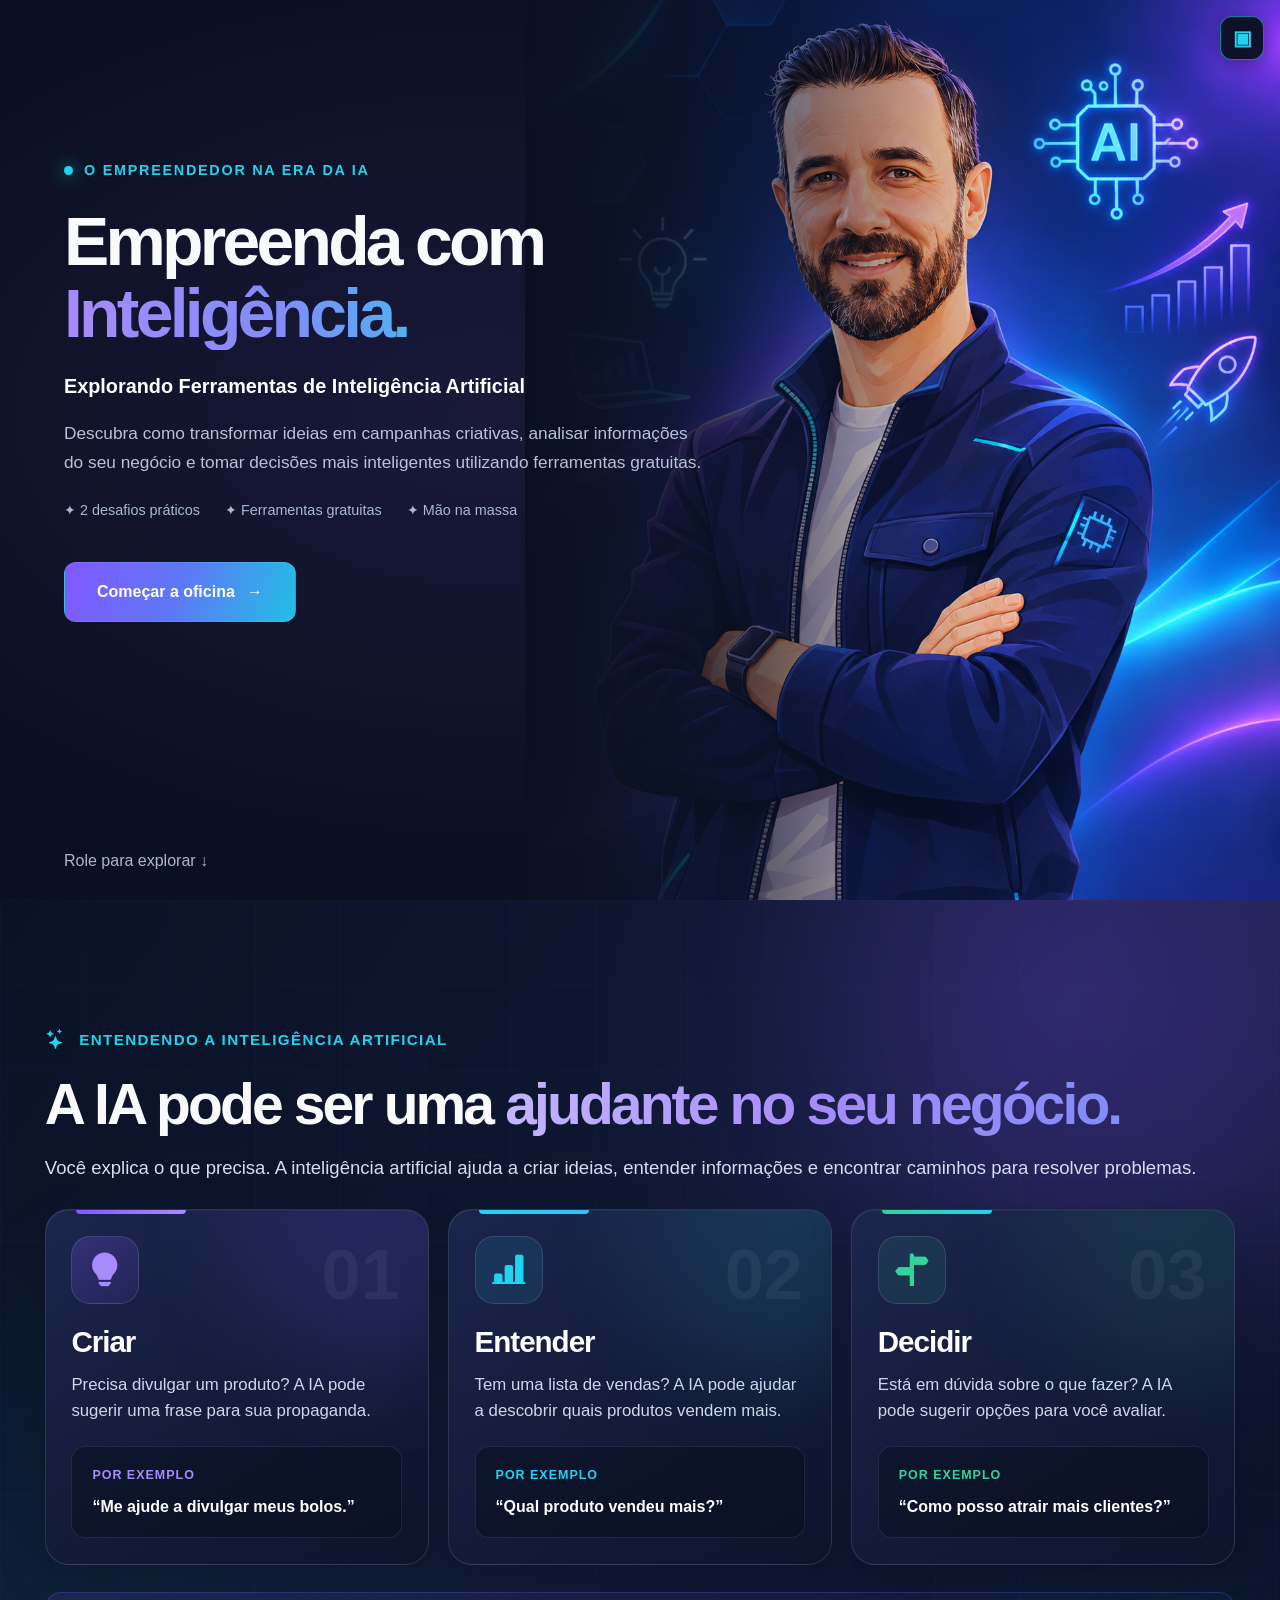
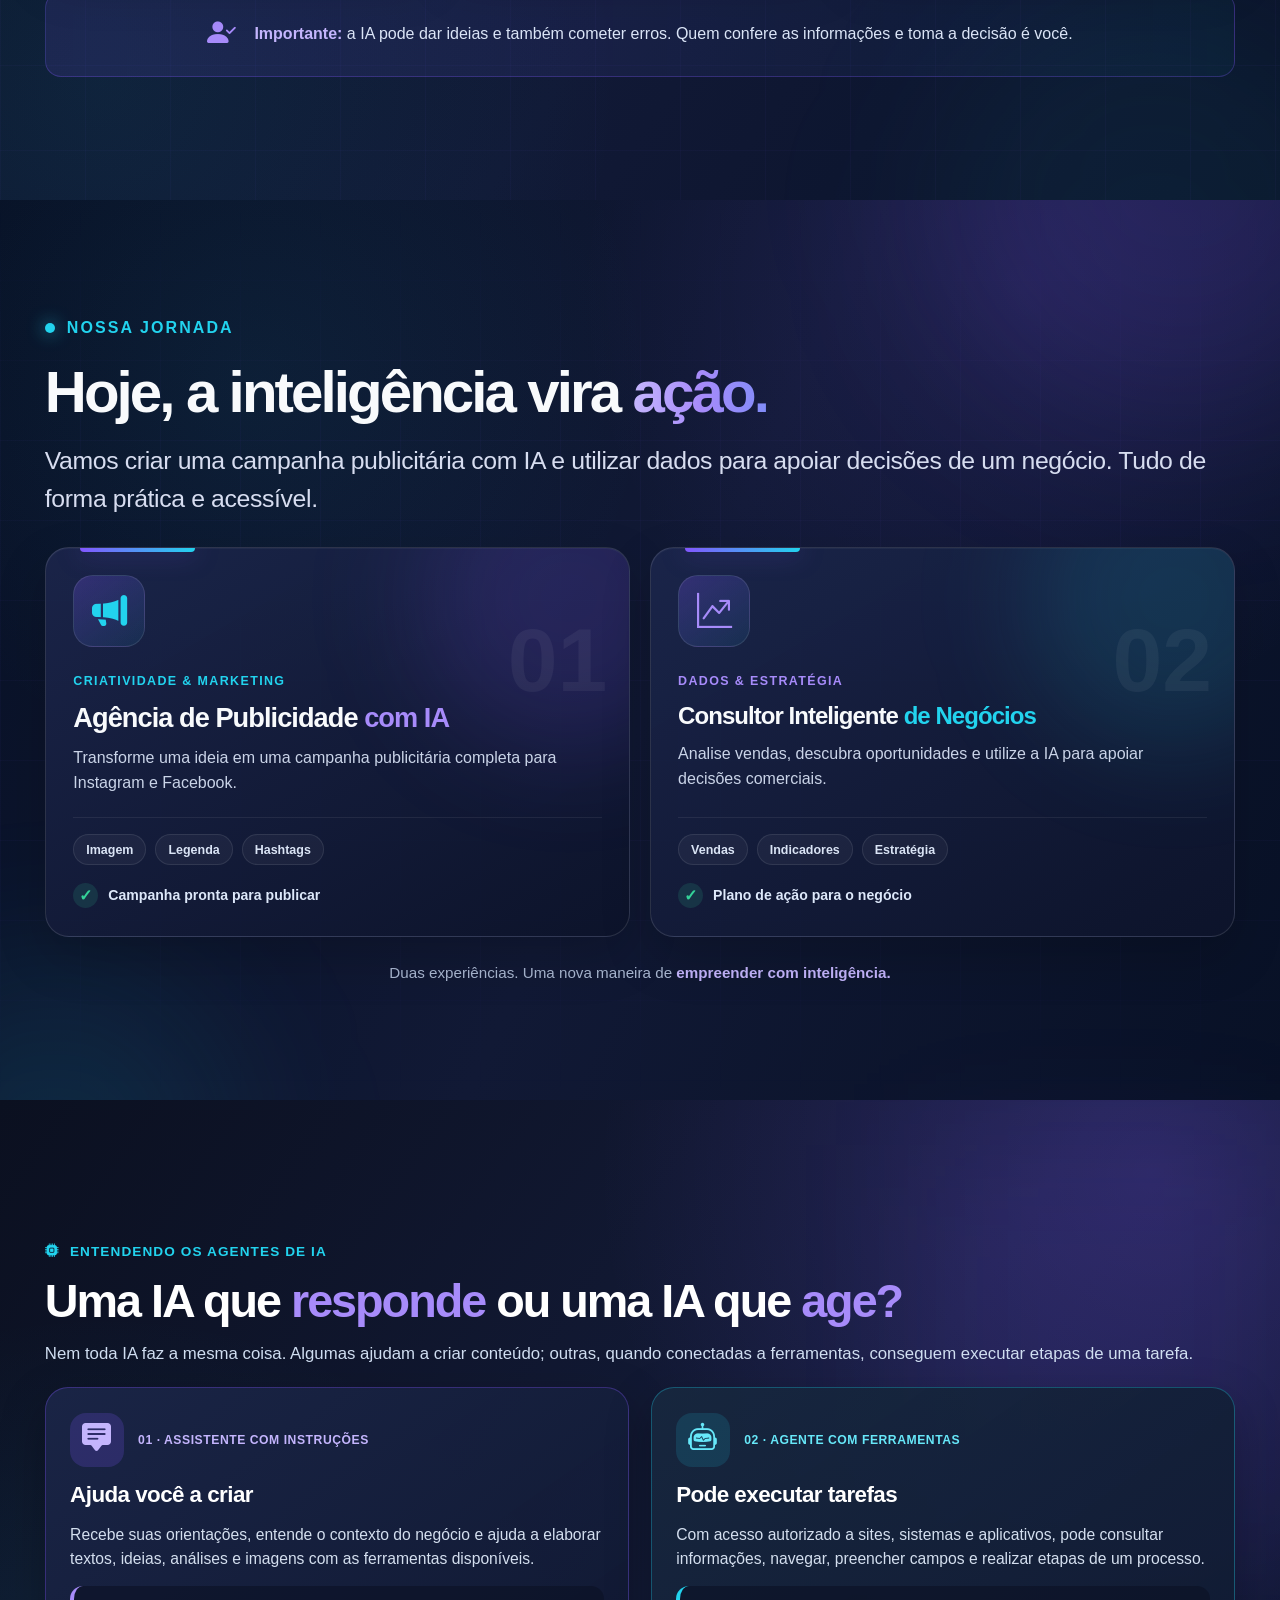
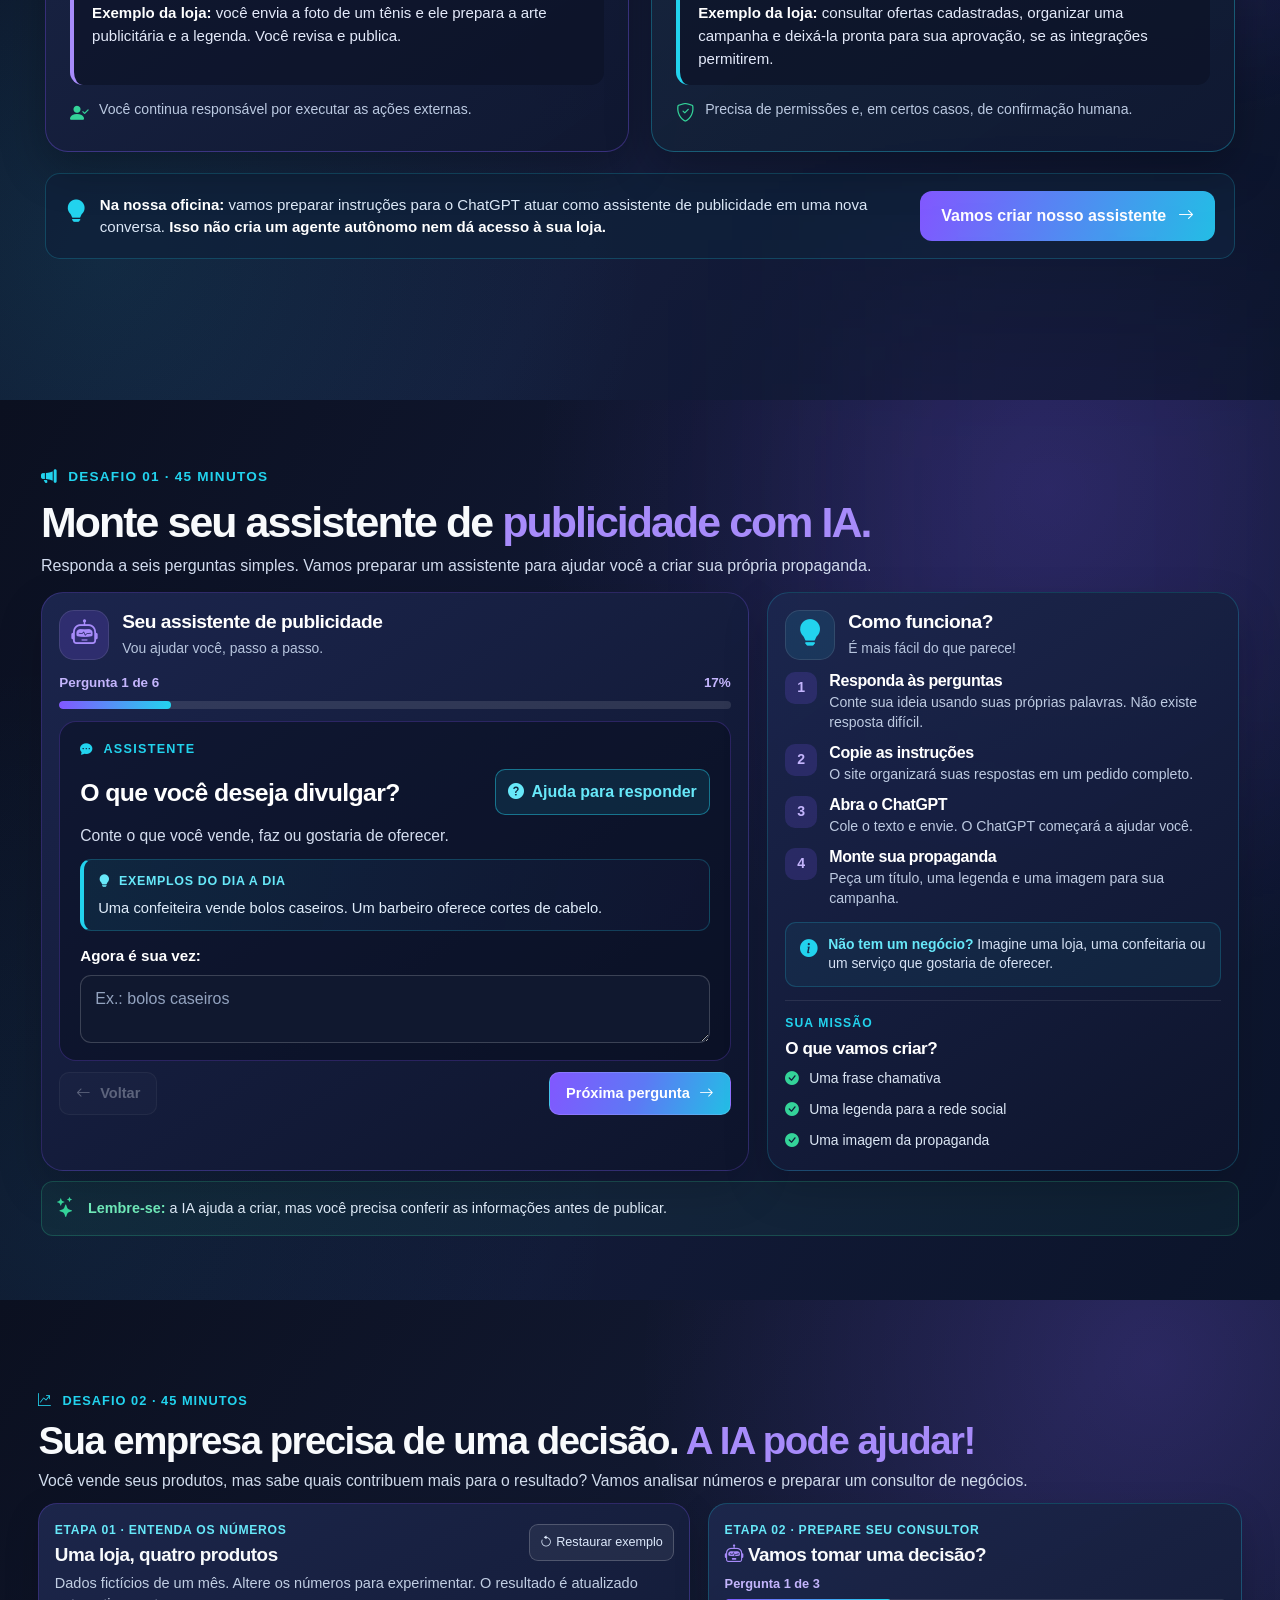
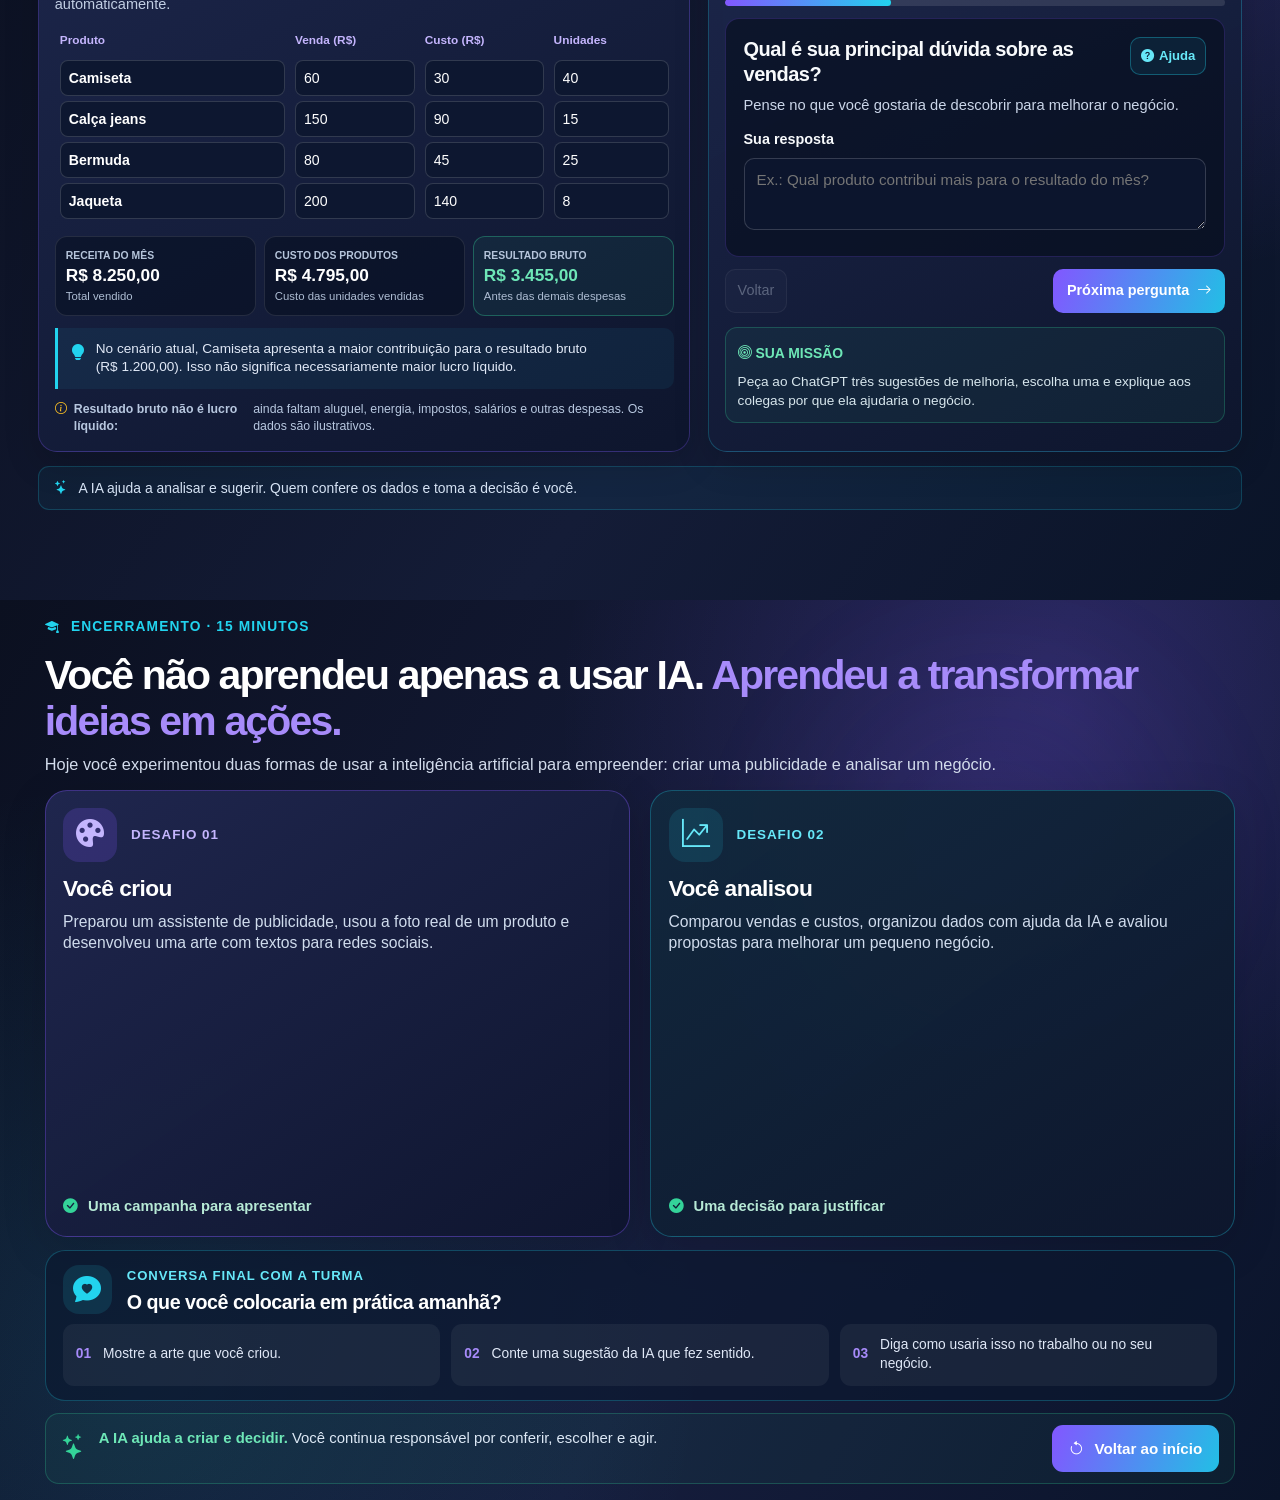
<file: public-html/index.html>
<!doctype html>
<html lang="pt-BR">
  <head>
    <meta charset="UTF-8" />

    <meta name="viewport" content="width=device-width, initial-scale=1.0" />

    <meta
      name="description"
      content="Oficina Empreenda com Inteligência. Aprenda a criar campanhas publicitárias e analisar negócios utilizando ferramentas gratuitas de Inteligência Artificial."
    />

    <meta name="theme-color" content="#0B1020" />

    <title>Empreenda com Inteligência | Oficina de IA</title>

    <!-- ==================================================
         01. BIBLIOTECA DE ÍCONES
         ================================================== -->
    <link
      rel="stylesheet"
      href="https://cdn.jsdelivr.net/npm/bootstrap-icons@1.13.2/font/bootstrap-icons.min.css"
    />

    <!-- ==================================================
         02. CSS GLOBAL
         ================================================== -->
    <link rel="stylesheet" href="assets/css/style.css" />

    <!-- ==================================================
         03. CSS DOS MÓDULOS
         ================================================== -->
    <link rel="stylesheet" href="assets/css/modulos/01-abertura.css" />
    <link rel="stylesheet" href="assets/css/modulos/03-empreendedor-ia.css" />
    <link rel="stylesheet" href="assets/css/modulos/02-jornada.css" />
    <link rel="stylesheet" href="assets/css/modulos/03b-o-que-e-agente.css" />
    <link
      rel="stylesheet"
      href="assets/css/modulos/04-desafio-publicidade.css"
    />

    <link rel="stylesheet" href="assets/css/modulos/05-desafio-negocios.css" />

    <link rel="stylesheet" href="assets/css/modulos/06-encerramento.css" />

    <!-- ==================================================
         04. JAVASCRIPT
         ================================================== -->
    <script src="assets/js/app.js" defer></script>
    <script src="assets/js/desafio-publicidade.js" defer></script>
    <script src="assets/js/desafio-negocios.js" defer></script>
    <script src="assets/js/modulos.js" defer></script>
  </head>

  <body class="modo-apresentacao">
    <main id="conteudo" aria-busy="true"></main>

    <div class="controle-modo" role="group" aria-label="Modo de visualização">
      <button
        type="button"
        class="controle-modo__botao"
        id="alternar-modo"
        aria-pressed="true"
        title="Alternar modo de visualização"
      >
        <span class="controle-modo__icone" aria-hidden="true">▣</span>
        <span id="texto-modo">Modo apresentação</span>
      </button>
    </div>
  </body>
</html>
</file>
<file: public-html/assets/css/style.css>
/* ============================================================
   EMPREENDA COM INTELIGÊNCIA
   CSS GLOBAL - VERSÃO 3.1
   TEMA: NEON INTELLIGENCE

   01. Variáveis globais
   02. Reset e fontes
   03. Tipografia
   04. Containers e layout
   05. Botões
   06. Cards e ícones
   07. Badges
   08. Formulários
   09. Componentes dos desafios
   10. Indicadores e tabelas
   11. Gerador de prompts
   12. Alertas
   13. Barras de progresso
   14. Animações
   15. Utilitários
   16. Rolagem entre módulos
   17. Controle de apresentação
   18. Responsividade
   19. Acessibilidade
   20. Impressão
   ============================================================ */


/* ============================================================
   01. VARIÁVEIS GLOBAIS
   ============================================================ */

:root {
    color-scheme: dark;

    /* Fundos */
    --bg-primary: #0B1020;
    --bg-secondary: #11182B;
    --bg-card: #171D35;
    --bg-card-hover: #202944;
    --bg-input: #101729;
    --bg-overlay: rgba(11, 16, 32, 0.92);

    /* Identidade visual */
    --color-primary: #8257FF;
    --color-primary-hover: #9777FF;
    --color-secondary: #22D3EE;
    --color-accent: #A78BFA;

    /* Textos */
    --text-primary: #F8FAFC;
    --text-secondary: #B8C2D6;
    --text-muted: #94A3B8;

    /* Estados */
    --color-success: #34D399;
    --color-warning: #FBBF24;
    --color-danger: #FB7185;
    --color-info: #38BDF8;

    /* Bordas */
    --border-color: rgba(255, 255, 255, 0.10);
    --border-hover: rgba(130, 87, 255, 0.50);

    /* Gradientes */
    --gradient-primary: linear-gradient(
        135deg,
        #8257FF 0%,
        #5B6EF5 55%,
        #22D3EE 100%
    );

    --gradient-background: radial-gradient(
        ellipse at 50% 0%,
        rgba(130, 87, 255, 0.15),
        transparent 60%
    );

    --gradient-card: linear-gradient(
        145deg,
        #171D35,
        #11182B
    );

    /* Fontes */
    --font-primary: "Inter", "Segoe UI", Arial, sans-serif;
    --font-heading: "Space Grotesk", "Inter", "Segoe UI", Arial, sans-serif;

    /* Espaçamentos */
    --space-1: 4px;
    --space-2: 8px;
    --space-3: 12px;
    --space-4: 16px;
    --space-5: 24px;
    --space-6: 32px;
    --space-7: 48px;
    --space-8: 64px;

    /* Bordas arredondadas */
    --radius-sm: 8px;
    --radius-md: 12px;
    --radius-lg: 18px;
    --radius-xl: 24px;
    --radius-full: 999px;

    /* Sombras */
    --shadow-card: 0 12px 35px rgba(0, 0, 0, 0.25);
    --shadow-glow: 0 0 35px rgba(130, 87, 255, 0.20);

    /* Dimensões */
    --container-width: 1200px;
    --container-wide: 1600px;
    --header-height: 76px;

    /* Transições */
    --transition-fast: 150ms ease;
    --transition-normal: 250ms ease;
}


/* ============================================================
   02. RESET E FONTES
   ============================================================ */

*,
*::before,
*::after {
    box-sizing: border-box;
}

html {
    width: 100%;
    min-height: 100%;
    margin: 0;
    padding: 0;

    scroll-behavior: smooth;
    font-family: var(--font-primary);
}

body {
    width: 100%;
    min-height: 100vh;
    min-height: 100dvh;

    margin: 0;
    padding: 0;

    overflow-x: clip;

    background: var(--bg-primary);
    color: var(--text-primary);

    font-family: var(--font-primary);
    font-size: 16px;
    font-weight: 400;
    line-height: 1.65;

    -webkit-font-smoothing: antialiased;
    text-rendering: optimizeLegibility;
}

body,
button,
input,
select,
textarea {
    font-family: var(--font-primary);
}

::selection {
    background: var(--color-primary);
    color: #FFFFFF;
}

img,
video,
svg {
    max-width: 100%;
}

img,
video {
    display: block;
}

button,
input,
select,
textarea {
    font: inherit;
}

button {
    cursor: pointer;
}

button:disabled {
    cursor: not-allowed;
}

a {
    color: var(--color-secondary);
    text-decoration: none;
    transition: color var(--transition-fast);
}

a:hover {
    color: var(--text-primary);
}

:focus-visible {
    outline: 3px solid var(--color-secondary);
    outline-offset: 4px;
}

[hidden] {
    display: none !important;
}


/* ============================================================
   03. TIPOGRAFIA GLOBAL
   ============================================================ */

h1,
h2,
h3,
h4,
h5,
h6 {
    margin: 0 0 16px;

    color: var(--text-primary);

    font-family: var(--font-heading);
    font-weight: 700;
    line-height: 1.15;
    letter-spacing: -0.025em;
}

h1 {
    font-size: clamp(2.6rem, 5vw, 5rem);
}

h2 {
    font-size: clamp(2rem, 3.5vw, 3.5rem);
}

h3 {
    font-size: clamp(1.4rem, 2vw, 2rem);
}

h4 {
    font-size: 1.2rem;
}

p {
    margin: 0 0 16px;
    color: var(--text-secondary);
    font-family: var(--font-primary);
}

strong,
b {
    font-weight: 700;
}

.text-primary {
    color: var(--color-primary);
}

.text-cyan {
    color: var(--color-secondary);
}

.text-accent {
    color: var(--color-accent);
}

.text-muted {
    color: var(--text-muted);
}

.text-center {
    text-align: center;
}

.text-gradient {
    display: inline-block;

    background: var(--gradient-primary);
    background-clip: text;
    -webkit-background-clip: text;

    color: transparent;
}

.section-title {
    margin-bottom: 20px;
    text-align: center;
}

.section-subtitle {
    max-width: 800px;
    margin: 0 auto 40px;

    color: var(--text-secondary);

    font-size: 1.15rem;
    text-align: center;
}


/* ============================================================
   04. CONTAINERS E LAYOUT
   ============================================================ */

.container {
    width: min(
        calc(100% - 48px),
        var(--container-width)
    );

    margin-inline: auto;
}

.container-wide {
    width: min(
        calc(100% - 64px),
        var(--container-wide)
    );

    margin-inline: auto;
}

.container-fluid {
    width: 100%;
    padding-inline: clamp(20px, 4vw, 80px);
}

.fullscreen-section {
    position: relative;

    display: flex;
    align-items: center;

    width: 100%;
    min-height: 100vh;
    min-height: 100dvh;

    padding: 40px clamp(24px, 4vw, 80px);
    overflow: hidden;
}

.fullscreen-content {
    width: 100%;
    min-width: 0;
    margin-inline: auto;
}

.section {
    width: 100%;
    padding: 90px 0;
}

.section-sm {
    padding: 50px 0;
}

.page-wrapper {
    display: flex;
    flex-direction: column;

    min-height: 100vh;
    min-height: 100dvh;
}

.page-wrapper > main {
    flex: 1;
}

.grid {
    display: grid;
    gap: 24px;
}

.grid-2 {
    grid-template-columns: repeat(2, minmax(0, 1fr));
}

.grid-3 {
    grid-template-columns: repeat(3, minmax(0, 1fr));
}

.grid-4 {
    grid-template-columns: repeat(4, minmax(0, 1fr));
}

.flex {
    display: flex;
}

.flex-center {
    display: flex;
    align-items: center;
    justify-content: center;
}

.flex-between {
    display: flex;
    align-items: center;
    justify-content: space-between;
}

.gap-2 {
    gap: 8px;
}

.gap-3 {
    gap: 16px;
}

.gap-4 {
    gap: 24px;
}


/* ============================================================
   05. BOTÕES
   ============================================================ */

.btn {
    display: inline-flex;
    align-items: center;
    justify-content: center;

    gap: 10px;

    min-height: 48px;
    padding: 12px 26px;

    border: 1px solid transparent;
    border-radius: var(--radius-md);

    font-family: var(--font-primary);
    font-size: 0.95rem;
    font-weight: 600;
    line-height: 1.3;

    text-align: center;
    text-decoration: none;

    cursor: pointer;

    transition:
        background var(--transition-normal),
        color var(--transition-normal),
        border-color var(--transition-normal),
        transform var(--transition-normal),
        box-shadow var(--transition-normal);
}

.btn:hover:not(:disabled) {
    transform: translateY(-2px);
}

.btn:disabled {
    opacity: 0.55;
}

.btn-primary {
    background: var(--color-primary);
    color: #FFFFFF;
}

.btn-primary:hover:not(:disabled) {
    background: var(--color-primary-hover);
    color: #FFFFFF;
    box-shadow: var(--shadow-glow);
}

.btn-gradient {
    background: var(--gradient-primary);
    color: #FFFFFF;
}

.btn-gradient:hover:not(:disabled) {
    color: #FFFFFF;
    box-shadow: var(--shadow-glow);
}

.btn-secondary {
    background: var(--bg-card);
    color: var(--text-primary);
    border-color: var(--border-color);
}

.btn-secondary:hover:not(:disabled) {
    background: var(--bg-card-hover);
    color: var(--text-primary);
    border-color: var(--color-primary);
}

.btn-outline {
    background: transparent;
    color: var(--text-primary);
    border-color: var(--color-primary);
}

.btn-outline:hover:not(:disabled) {
    background: rgba(130, 87, 255, 0.14);
    color: #FFFFFF;
}

.btn-sm {
    min-height: 38px;
    padding: 8px 16px;
    font-size: 0.85rem;
}

.btn-lg {
    min-height: 56px;
    padding: 16px 34px;
    font-size: 1.05rem;
}

.btn-block {
    width: 100%;
}


/* ============================================================
   06. CARDS E ÍCONES
   ============================================================ */

.card {
    width: 100%;
    min-width: 0;

    padding: 30px;

    background: var(--gradient-card);

    border: 1px solid var(--border-color);
    border-radius: var(--radius-lg);

    box-shadow: var(--shadow-card);

    transition:
        transform var(--transition-normal),
        border-color var(--transition-normal),
        box-shadow var(--transition-normal);
}

.card-hover:hover {
    transform: translateY(-5px);
    border-color: var(--border-hover);
    box-shadow: var(--shadow-glow);
}

.card-icon {
    display: grid;
    place-items: center;

    width: 58px;
    height: 58px;

    margin-bottom: 22px;

    background: rgba(130, 87, 255, 0.14);
    color: var(--color-secondary);

    border-radius: var(--radius-md);

    font-size: 1.55rem;
}

.card-title {
    margin-bottom: 14px;
    font-size: 1.4rem;
}

.card-description {
    color: var(--text-secondary);
}


/* ============================================================
   07. BADGES
   ============================================================ */

.badge {
    display: inline-flex;
    align-items: center;
    justify-content: center;

    gap: 8px;
    padding: 7px 15px;

    background: rgba(255, 255, 255, 0.05);
    color: var(--text-secondary);

    border: 1px solid var(--border-color);
    border-radius: var(--radius-full);

    font-size: 0.8rem;
    font-weight: 600;
    line-height: 1.4;
}

.badge-primary {
    background: rgba(130, 87, 255, 0.13);
    border-color: rgba(130, 87, 255, 0.35);
    color: #C4B5FD;
}

.badge-success {
    background: rgba(52, 211, 153, 0.10);
    border-color: rgba(52, 211, 153, 0.30);
    color: #6EE7B7;
}


/* ============================================================
   08. FORMULÁRIOS
   ============================================================ */

.form-group {
    margin-bottom: 24px;
}

.form-label {
    display: block;
    margin-bottom: 8px;

    color: var(--text-primary);

    font-size: 0.95rem;
    font-weight: 600;
}

.form-control,
.form-select,
.form-textarea {
    display: block;

    width: 100%;
    min-height: 48px;

    padding: 12px 16px;

    background: var(--bg-input);
    color: var(--text-primary);

    border: 1px solid var(--border-color);
    border-radius: var(--radius-md);

    outline: none;

    transition:
        border-color var(--transition-fast),
        box-shadow var(--transition-fast);
}

.form-control:focus,
.form-select:focus,
.form-textarea:focus {
    border-color: var(--color-primary);
    box-shadow: 0 0 0 3px rgba(130, 87, 255, 0.18);
}

.form-control::placeholder,
.form-textarea::placeholder {
    color: var(--text-muted);
    opacity: 1;
}

.form-textarea {
    min-height: 140px;
    resize: vertical;
}

.form-help {
    margin-top: 8px;
    color: var(--text-muted);
    font-size: 0.82rem;
}

.form-error {
    margin-top: 8px;
    color: var(--color-danger);
    font-size: 0.85rem;
}

.form-control[aria-invalid="true"],
.form-select[aria-invalid="true"],
.form-textarea[aria-invalid="true"] {
    border-color: var(--color-danger);
}


/* ============================================================
   09. COMPONENTES DOS DESAFIOS
   ============================================================ */

.challenge-header {
    width: 100%;

    padding: 65px clamp(24px, 4vw, 80px);

    background: var(--bg-secondary);
    border-bottom: 1px solid var(--border-color);
}

.challenge-layout {
    display: grid;
    grid-template-columns:
        minmax(0, 1fr)
        minmax(0, 1fr);

    gap: 32px;
    align-items: start;
    width: 100%;
}

.challenge-step {
    position: relative;

    margin-bottom: 24px;
    padding: 30px;

    background: var(--bg-card);

    border: 1px solid var(--border-color);
    border-radius: var(--radius-lg);
}

.step-number {
    display: grid;
    place-items: center;

    width: 40px;
    height: 40px;

    background: var(--color-primary);
    color: #FFFFFF;

    border-radius: 50%;
    font-weight: 700;
}

.step-title {
    margin-top: 18px;
    margin-bottom: 10px;
}

.step-description {
    color: var(--text-secondary);
}


/* ============================================================
   10. INDICADORES E TABELAS
   ============================================================ */

.table-responsive {
    width: 100%;
    overflow-x: auto;
}

.table {
    width: 100%;
    border-collapse: collapse;
    text-align: left;
}

.table th,
.table td {
    padding: 14px 16px;
    border-bottom: 1px solid var(--border-color);
}

.table th {
    background: var(--bg-secondary);
    color: var(--text-primary);
    font-weight: 600;
}

.table td {
    color: var(--text-secondary);
}

.table tbody tr:hover {
    background: rgba(255, 255, 255, 0.03);
}

.metric-card {
    padding: 26px;

    background: var(--bg-card);

    border: 1px solid var(--border-color);
    border-radius: var(--radius-lg);
}

.metric-label {
    display: block;
    margin-bottom: 10px;

    color: var(--text-secondary);
    font-size: 0.9rem;
}

.metric-value {
    display: block;

    color: var(--text-primary);

    font-family: var(--font-heading);
    font-size: clamp(1.5rem, 3vw, 2.4rem);
    font-weight: 700;
    line-height: 1.2;
}

.metric-change {
    display: block;
    margin-top: 10px;

    color: var(--color-success);
    font-size: 0.85rem;
}


/* ============================================================
   11. GERADOR DE PROMPTS
   ============================================================ */

.prompt-box {
    margin: 24px 0;
    padding: 26px;

    background: #0D1428;

    border: 1px solid rgba(130, 87, 255, 0.40);
    border-radius: var(--radius-lg);
}

.prompt-title {
    margin-bottom: 14px;

    color: var(--color-secondary);
    font-weight: 600;
}

.prompt-content {
    overflow-wrap: anywhere;
    white-space: pre-wrap;

    color: var(--text-primary);

    font-family: var(--font-primary);
    font-size: 0.95rem;
    line-height: 1.8;
}

.result-box {
    margin-top: 24px;
    padding: 26px;

    background: var(--bg-card);

    border-left: 4px solid var(--color-success);
    border-radius: var(--radius-md);
}

.result-box h3 {
    color: var(--color-success);
}


/* ============================================================
   12. ALERTAS
   ============================================================ */

.alert {
    margin-bottom: 20px;
    padding: 16px 20px;

    border: 1px solid;
    border-radius: var(--radius-md);

    font-size: 0.95rem;
}

.alert-info {
    color: #BAE6FD;
    background: rgba(56, 189, 248, 0.08);
    border-color: rgba(56, 189, 248, 0.25);
}

.alert-success {
    color: #A7F3D0;
    background: rgba(52, 211, 153, 0.08);
    border-color: rgba(52, 211, 153, 0.25);
}

.alert-warning {
    color: #FDE68A;
    background: rgba(251, 191, 36, 0.08);
    border-color: rgba(251, 191, 36, 0.25);
}

.alert-danger {
    color: #FECDD3;
    background: rgba(251, 113, 133, 0.08);
    border-color: rgba(251, 113, 133, 0.25);
}


/* ============================================================
   13. BARRAS DE PROGRESSO
   ============================================================ */

.progress {
    width: 100%;
    height: 10px;

    overflow: hidden;

    background: var(--bg-card);
    border-radius: var(--radius-full);
}

.progress-bar {
    width: 0;
    height: 100%;

    background: var(--gradient-primary);
    border-radius: inherit;

    transition: width 350ms ease;
}

.progress-label {
    display: flex;
    align-items: center;
    justify-content: space-between;

    margin-bottom: 10px;

    color: var(--text-secondary);
    font-size: 0.85rem;
}


/* ============================================================
   14. ANIMAÇÕES
   ============================================================ */

@keyframes aparecer {
    from {
        opacity: 0;
        transform: translateY(20px);
    }

    to {
        opacity: 1;
        transform: translateY(0);
    }
}

@keyframes flutuar {
    0%,
    100% {
        transform: translateY(0);
    }

    50% {
        transform: translateY(-10px);
    }
}

@keyframes pulsar {
    0%,
    100% {
        opacity: 1;
    }

    50% {
        opacity: 0.6;
    }
}

.animar-aparecer {
    animation: aparecer 600ms ease both;
}

.animar-flutuar {
    animation: flutuar 4s ease-in-out infinite;
}

.animar-pulsar {
    animation: pulsar 2s ease-in-out infinite;
}


/* ============================================================
   15. UTILITÁRIOS
   ============================================================ */

.w-100 {
    width: 100%;
}

.h-100 {
    height: 100%;
}

.m-0 {
    margin: 0;
}

.mt-2 {
    margin-top: 8px;
}

.mt-3 {
    margin-top: 16px;
}

.mt-4 {
    margin-top: 24px;
}

.mb-2 {
    margin-bottom: 8px;
}

.mb-3 {
    margin-bottom: 16px;
}

.mb-4 {
    margin-bottom: 24px;
}

.rounded {
    border-radius: var(--radius-md);
}

.shadow {
    box-shadow: var(--shadow-card);
}


/* ============================================================
   16. ROLAGEM ENTRE OS MÓDULOS
   ============================================================ */

/*
   As dobras 01, 02 e 03 continuam seguindo
   o encaixe suave no modo apresentação.

   A dobra 04 é interativa e não deve forçar
   o navegador a encaixar a rolagem ao mudar
   de pergunta.
*/

html:has(body.modo-apresentacao) {
    scroll-snap-type: y proximity;
    scroll-padding-top: 0;
}

body.modo-apresentacao #conteudo > section {
    scroll-snap-align: start;
    scroll-snap-stop: normal;
    scroll-margin-top: 0;
}

/*
   A dobra 04 não força encaixe vertical.
*/

body.modo-apresentacao
#conteudo > #desafio-publicidade {
    scroll-snap-align: none;
    scroll-snap-stop: normal;
}

/*
   Durante a interação com o assistente,
   desativamos o encaixe inteiramente.

   Essa classe é adicionada pelo arquivo
   desafio-publicidade.js.
*/

html:has(body.assistente-publicidade-ativo) {
    scroll-snap-type: none !important;
}

/*
   Modo atividade: rolagem livre.
*/

html:has(body.modo-atividade) {
    scroll-snap-type: none;
}

/*
   Evita reposicionamento automático do
   navegador quando as perguntas mudam.
*/

#desafio-publicidade,
#desafio-publicidade .publicidade__painel,
#desafio-publicidade .publicidade__conversa {
    overflow-anchor: none;
}

/*
   Cada módulo mantém ao menos
   uma altura de tela.
*/

#conteudo {
    width: 100%;
    min-width: 0;
}

#conteudo > section {
    width: 100%;
    min-height: 100vh;
    min-height: 100dvh;
}


/* ============================================================
   17. CONTROLE DO MODO DE VISUALIZAÇÃO
   ============================================================ */

.controle-modo {
    position: fixed;

    right: 24px;
    bottom: 23px;

    z-index: 1000;
}

.controle-modo__botao {
    display: inline-flex;
    align-items: center;
    justify-content: center;

    gap: 10px;

    min-height: 48px;
    padding: 11px 18px;

    border: 1px solid rgba(34, 211, 238, 0.48);
    border-radius: 999px;

    background: rgba(23, 29, 53, 0.95);
    color: #F8FAFC;

    box-shadow: 0 8px 28px rgba(0, 0, 0, 0.28);

    font-family: var(--font-primary);
    font-size: 1rem;
    font-weight: 700;

    cursor: pointer;

    transition:
        background 200ms ease,
        border-color 200ms ease,
        transform 200ms ease;
}

.controle-modo__botao:hover {
    background: #253055;
    transform: translateY(-2px);
}

.controle-modo__botao:focus-visible {
    outline: 3px solid #22D3EE;
    outline-offset: 4px;
}

.controle-modo__icone {
    color: #22D3EE;
    font-size: 1.3em;
}


/* ============================================================
   18. RESPONSIVIDADE
   ============================================================ */

/* DESKTOP MÉDIO */

@media (max-width: 1200px) {
    .container-wide {
        width: calc(100% - 48px);
    }

    .grid-4 {
        grid-template-columns: repeat(
            2,
            minmax(0, 1fr)
        );
    }

    .challenge-layout {
        gap: 24px;
    }
}

/* TABLETS */

@media (max-width: 992px) {
    .container,
    .container-wide {
        width: calc(100% - 40px);
    }

    .grid-3 {
        grid-template-columns: repeat(
            2,
            minmax(0, 1fr)
        );
    }

    .challenge-layout {
        grid-template-columns: 1fr;
    }

    .fullscreen-section {
        padding: 65px 30px;
    }

    .controle-modo {
        right: 18px;
        bottom: 18px;
    }
}

/* CELULARES */

@media (max-width: 640px) {
    body {
        font-size: 15px;
    }

    .container,
    .container-wide {
        width: calc(100% - 32px);
    }

    .container-fluid {
        padding-inline: 20px;
    }

    .grid-2,
    .grid-3,
    .grid-4 {
        grid-template-columns: 1fr;
    }

    .fullscreen-section {
        padding: 60px 22px 95px;
    }

    .section {
        padding: 60px 0;
    }

    .section-sm {
        padding: 35px 0;
    }

    .card {
        padding: 24px;
    }

    .challenge-header {
        padding: 45px 22px;
    }

    .challenge-step {
        padding: 24px;
    }

    .btn {
        padding: 12px 18px;
    }

    .controle-modo {
        right: 12px;
        bottom: 12px;
    }

    .controle-modo__botao {
        min-height: 42px;
        padding: 9px 12px;
        font-size: 0.82rem;
    }

    .table th,
    .table td {
        padding: 10px 12px;
    }
}


/* ============================================================
   19. ACESSIBILIDADE
   ============================================================ */

@media (prefers-reduced-motion: reduce) {
    html {
        scroll-behavior: auto;
    }

    *,
    *::before,
    *::after {
        animation-duration: 0.01ms !important;
        animation-iteration-count: 1 !important;
        transition-duration: 0.01ms !important;
    }
}


/* ============================================================
   20. IMPRESSÃO
   ============================================================ */

@media print {
    :root {
        color-scheme: light;
    }

    html {
        scroll-snap-type: none !important;
        scroll-behavior: auto;
    }

    body {
        background: #FFFFFF;
        color: #111111;
    }

    #conteudo > section {
        min-height: auto;
        overflow: visible;
        break-inside: avoid;
    }

    .controle-modo {
        display: none !important;
    }

    .btn,
    .card {
        box-shadow: none;
    }
}

/* ============================================================
   21. CONTROLE DE MODO - ÍCONE SUPERIOR DIREITO
   ============================================================ */

/* Posicionamento fixo */

.controle-modo {
    position: fixed !important;

    top: 16px !important;
    right: 16px !important;
    bottom: auto !important;
    left: auto !important;

    z-index: 9998;
}

/* Botão compacto */

.controle-modo .controle-modo__botao {
    display: flex;
    align-items: center;
    justify-content: center;

    width: 44px;
    height: 44px;
    min-width: 44px;
    min-height: 44px;

    padding: 0;
    gap: 0;

    border: 1px solid rgba(34, 211, 238, 0.55);
    border-radius: 12px;

    background: rgba(11, 16, 32, 0.95);
    color: #22D3EE;

    box-shadow: 0 5px 20px rgba(0, 0, 0, 0.30);

    cursor: pointer;
}

/* Oculta visualmente o texto, mas mantém acessibilidade */

.controle-modo #texto-modo {
    position: absolute;

    width: 1px;
    height: 1px;

    padding: 0;
    margin: -1px;

    overflow: hidden;
    clip-path: inset(50%);
    white-space: nowrap;
}

/* Ícone centralizado */

.controle-modo .controle-modo__icone {
    display: flex;
    align-items: center;
    justify-content: center;

    margin: 0;

    color: #22D3EE;
    font-size: 1.25rem;
    line-height: 1;
}

/* Efeito ao passar o mouse */

.controle-modo .controle-modo__botao:hover {
    background: #1B2850;
    border-color: #67E8F9;

    transform: none;
}

/* Ajuste para celulares */

@media (max-width: 640px) {
    .controle-modo {
        top: 10px !important;
        right: 10px !important;
        bottom: auto !important;
    }

    .controle-modo .controle-modo__botao {
        width: 40px;
        height: 40px;
        min-width: 40px;
        min-height: 40px;
    }
}
</file>
<file: public-html/assets/css/modulos/01-abertura.css>
/* OFICINA - DOBRA 01 | CSS MODULAR 1.0 */

/* ============================================================
   02. ABERTURA PRINCIPAL
   ============================================================ */

.abertura {
    position: relative;
    isolation: isolate;

    width: 100%;
    min-height: 100vh;
    min-height: 100dvh;

    overflow: hidden;
    background: #0B1020;
}

.abertura__brilho {
    position: absolute;
    inset: 0;
    z-index: 0;

    pointer-events: none;

    background: radial-gradient(
        ellipse at 38% 46%,
        rgba(130, 87, 255, 0.12),
        transparent 62%
    );
}

.abertura__conteudo {
    position: relative;

    display: flex;
    align-items: center;

    width: 100%;

    min-height: 100vh;
    min-height: 100dvh;
}

/* ============================================================
   03. AVATAR DO INSTRUTOR
   ============================================================ */

.abertura__visual {
    position: absolute;
    inset: 0 0 0 auto;

    z-index: 1;

    width: 59%;
    height: 100%;

    overflow: hidden;

    border: 0;
    border-radius: 0;
    clip-path: none;
}

.abertura__visual img {
    display: block;

    width: 100%;
    height: 100%;

    object-fit: cover;
    object-position: center 30%;
}

/* Transição natural entre avatar e texto */

.abertura__visual::after {
    content: "";

    position: absolute;
    inset: 0;

    background: linear-gradient(
        90deg,
        #0B1020 0%,
        rgba(11, 16, 32, 0.98) 7%,
        rgba(11, 16, 32, 0.87) 19%,
        rgba(11, 16, 32, 0.54) 36%,
        rgba(11, 16, 32, 0.16) 55%,
        transparent 74%
    );

    pointer-events: none;
}

/* ============================================================
   04. ÁREA DE TEXTO
   ============================================================ */

.abertura__texto {
    position: relative;
    z-index: 3;

    display: flex;
    flex-direction: column;
    align-items: flex-start;
    justify-content: center;

    width: 57%;
    min-width: 0;

    padding:
        35px 20px 110px
        clamp(30px, 5vw, 100px);

    transform: translateY(-22px);
}

/* ============================================================
   05. SOBRETÍTULO
   ============================================================ */

.abertura__sobretitulo {
    order: 0;

    display: flex;
    align-items: center;

    gap: 11px;

    margin: 0 0 23px;

    color: #22D3EE;

    font-size: clamp(0.9rem, 1.1vw, 1.2rem);
    font-weight: 750;

    letter-spacing: 0.12em;
    text-transform: uppercase;
}

.abertura__ponto {
    width: 9px;
    height: 9px;
    flex-shrink: 0;

    border-radius: 50%;
    background: #22D3EE;

    box-shadow: 0 0 17px rgba(34, 211, 238, 0.85);
}

/* ============================================================
   06. TÍTULO PRINCIPAL
   ============================================================ */

.abertura__texto h1 {
    order: 1;

    max-width: 950px;
    margin: 0 0 22px;

    color: #F8FAFC;

    font-family: var(
        --font-heading,
        Arial,
        sans-serif
    );

    font-size: clamp(3.5rem, 5.3vw, 6.5rem);
    font-weight: 800;

    line-height: 1.06;
    letter-spacing: -0.055em;
}

.abertura__texto h1 span {
    display: block;

    background: linear-gradient(
        90deg,
        #A78BFA,
        #818CF8 45%,
        #22D3EE
    );

    -webkit-background-clip: text;
    background-clip: text;

    color: transparent;
}

/* ============================================================
   07. SUBTÍTULO
   ============================================================ */

.abertura__subtitulo {
    order: 2;

    margin: 0 0 18px;

    color: #FFFFFF;

    font-size: clamp(1.15rem, 1.55vw, 1.7rem);
    font-weight: 700;
    line-height: 1.5;
}

/* ============================================================
   08. DESCRIÇÃO DA ABERTURA
   ============================================================ */

.abertura__descricao {
    order: 3;

    max-width: 740px;

    margin: 0 0 12px;

    color: #B8C2D6;

    font-size: clamp(1.05rem, 1.35vw, 1.5rem);
    line-height: 1.65;
}

/* ============================================================
   09. INFORMAÇÕES DA OFICINA
   ============================================================ */

.abertura__informacoes {
    order: 4;

    display: flex;
    align-items: center;
    flex-wrap: wrap;

    gap: 12px 25px;

    width: 100%;

    margin-top: 12px;
    margin-bottom: 0;

    color: #A9B8D4;

    font-size: clamp(0.9rem, 1.03vw, 1.14rem);
    line-height: 1.5;
}

.abertura__informacoes span {
    display: inline-flex;
    align-items: center;
    white-space: nowrap;
}

/* ============================================================
   10. BOTÃO PRINCIPAL
   ============================================================ */

.abertura__acoes {
    order: 5;

    display: flex;
    align-items: center;
    flex-wrap: wrap;

    gap: 15px;

    width: 100%;
    margin-top: 40px;
}

.abertura__acoes .btn {
    display: inline-flex;
    align-items: center;
    justify-content: center;

    gap: 12px;

    min-height: 60px;
    padding: 16px 32px;

    border-radius: 12px;

    font-size: clamp(1rem, 1.15vw, 1.25rem);
    font-weight: 700;

    transition:
        transform 250ms ease,
        box-shadow 250ms ease,
        background 250ms ease;
}

.abertura__acoes .btn-gradient {
    background: linear-gradient(
        110deg,
        #8257FF,
        #5D79F5,
        #22BFE5
    );

    color: #FFFFFF;

    border: 1px solid rgba(255, 255, 255, 0.08);
}

.abertura__acoes .btn-gradient:hover {
    color: #FFFFFF;

    transform: translateY(-3px);

    box-shadow:
        0 10px 35px rgba(130, 87, 255, 0.30);
}

/* Somente o botão principal permanece visível */

.abertura__acoes .btn-outline {
    display: none;
}

/* ============================================================
   11. INDICADOR DE ROLAGEM
   ============================================================ */

.abertura__rolar {
    position: absolute;

    bottom: 26px;
    left: clamp(30px, 5vw, 100px);

    z-index: 4;

    color: #AAB7CD;

    font-size: 1rem;
}

.abertura__rolar:hover {
    color: #22D3EE;
}

/* Modo atividade */
.modo-atividade .abertura__texto h1 { font-size: clamp(2.8rem,4.3vw,5rem); }
.modo-atividade .abertura__subtitulo { font-size: clamp(1rem,1.2vw,1.35rem); }
.modo-atividade .abertura__descricao { font-size: clamp(1rem,1.1vw,1.2rem); }
.modo-atividade .abertura__acoes .btn { min-height:48px; padding:12px 22px; font-size:1rem; }
.modo-atividade .abertura__informacoes { font-size:.9rem; }
.modo-atividade .abertura__acoes { margin-top:32px; }


/* MODO ATIVIDADE E RESPONSIVIDADE */
@media (max-height: 850px) and (min-width: 993px) {
    .abertura__texto {
        padding-top: 20px;
        padding-bottom: 55px;

        transform: translateY(-10px);
    }

    .abertura__texto h1 {
        font-size: clamp(3rem, 4.7vw, 5.5rem);
        margin-bottom: 17px;
    }

    .abertura__sobretitulo {
        margin-bottom: 14px;
    }

    .abertura__descricao {
        line-height: 1.5;
        margin-bottom: 6px;
    }

    .abertura__informacoes {
        margin-top: 8px;
    }

    .abertura__acoes {
        margin-top: 26px;
    }

    .abertura-seguinte {
        padding-top: 35px;
        padding-bottom: 35px;
    }

    .abertura-seguinte h2 {
        font-size: clamp(2.7rem, 4vw, 4.8rem);
        margin-bottom: 12px;
    }

    .abertura-seguinte .abertura-seguinte__descricao {
        width: 100%;
        max-width: none;

        font-size: clamp(1.05rem, 1.22vw, 1.4rem);
        line-height: 1.45;

        margin-bottom: 18px;
    }

    .abertura-seguinte__cards {
        margin-top: 14px;
    }

    .abertura-seguinte__cards .card-desafio h3 {
        font-size: clamp(1.5rem, 1.8vw, 2.1rem);
    }

    .abertura-seguinte__cards .card-desafio p {
        font-size: clamp(0.95rem, 1.08vw, 1.2rem);
        margin-bottom: 12px;
    }
}

@media (max-width: 992px) {
    .abertura__visual {
        width: 72%;
    }

    .abertura__texto {
        width: 72%;

        transform: none;
    }

    .abertura__texto h1 {
        font-size: clamp(2.8rem, 6vw, 4.7rem);
    }

    .abertura__descricao {
        font-size: 1.05rem;
    }

    .abertura__acoes {
        margin-top: 30px;
    }

    .abertura-seguinte {
        padding: 65px 32px 90px;
    }

    .abertura-seguinte h2 {
        font-size: clamp(2.8rem, 6vw, 4.5rem);
    }

    .abertura-seguinte .abertura-seguinte__descricao {
        width: 100%;
        max-width: none;

        font-size: 1.15rem;
        line-height: 1.6;
    }

    .abertura-seguinte__cards {
        grid-template-columns: 1fr;
    }
}

@media (max-width: 640px) {
    .abertura__conteudo {
        align-items: flex-end;
    }

    .abertura__visual {
        top: 0;
        right: 0;
        bottom: auto;

        width: 100%;
        height: 49%;
    }

    .abertura__visual img {
        object-position: center 19%;
    }

    .abertura__visual::after {
        background: linear-gradient(
            180deg,
            transparent 0%,
            rgba(11, 16, 32, 0.15) 22%,
            rgba(11, 16, 32, 0.64) 62%,
            #0B1020 100%
        );
    }

    .abertura__texto {
        width: 100%;
        min-height: 100dvh;

        justify-content: flex-end;

        padding:
            max(41vh, 240px)
            24px
            92px;

        transform: none;
    }

    .abertura__sobretitulo {
        font-size: 0.75rem;
        margin-bottom: 12px;
    }

    .abertura__texto h1,
    .modo-atividade .abertura__texto h1 {
        font-size: clamp(2.3rem, 8.5vw, 3.5rem);
        margin-bottom: 14px;
    }

    .abertura__subtitulo,
    .modo-atividade .abertura__subtitulo {
        font-size: 1.05rem;
    }

    .abertura__descricao,
    .modo-atividade .abertura__descricao {
        font-size: 0.97rem;
        line-height: 1.55;
        margin-bottom: 8px;
    }

    .abertura__informacoes {
        gap: 8px 15px;

        margin-top: 8px;

        font-size: 0.82rem;
    }

    .abertura__informacoes span {
        white-space: normal;
    }

    .abertura__acoes,
    .modo-atividade .abertura__acoes {
        width: 100%;

        flex-direction: column;
        align-items: stretch;

        margin-top: 26px;
    }

    .abertura__acoes .btn,
    .modo-atividade .abertura__acoes .btn {
        width: 100%;
        min-height: 50px;

        font-size: 1rem;
    }

    .abertura__rolar {
        left: 24px;
        bottom: 20px;

        font-size: 0.8rem;
    }

    .abertura-seguinte {
        padding: 60px 22px 100px;
        overflow: hidden;
    }

    .abertura-seguinte h2,
    .modo-atividade .abertura-seguinte h2 {
        font-size: clamp(2.2rem, 7vw, 3.2rem);
    }

    .abertura-seguinte .abertura-seguinte__descricao,
    .modo-atividade .abertura-seguinte__descricao {
        width: 100%;
        max-width: none;

        font-size: 1rem;
        line-height: 1.6;
    }

    .abertura-seguinte__cards {
        gap: 20px;
    }

    .abertura-seguinte__cards .card-desafio h3,
    .modo-atividade .abertura-seguinte__cards h3 {
        font-size: 1.6rem;
    }

    .abertura-seguinte__cards .card-desafio p,
    .modo-atividade .abertura-seguinte__cards .card p {
        font-size: 1rem;
    }
}

@media print {
    .abertura,
    .abertura-seguinte {
        min-height: auto;

        overflow: visible;

        break-inside: avoid;
    }

    .abertura__visual,
    .abertura__brilho,
    .abertura__rolar {
        display: none !important;
    }

    .abertura__texto {
        width: 100%;
        transform: none;
    }
}
</file>
<file: public-html/assets/css/modulos/03-empreendedor-ia.css>
/* ============================================================
   EMPREENDA COM INTELIGÊNCIA
   MÓDULO 03 - NOSSA JORNADA
   VERSÃO 3.0

   Identidade visual: Neon Intelligence

   SEÇÕES:
   01. Estrutura da dobra
   02. Fundo e elementos decorativos
   03. Conteúdo principal
   04. Etiqueta Nossa Jornada
   05. Título principal
   06. Descrição da jornada
   07. Grade dos desafios
   08. Estrutura dos cards
   09. Iluminação e efeitos
   10. Numeração decorativa
   11. Ícones Bootstrap
   12. Categorias dos desafios
   13. Títulos dos cards
   14. Descrições dos cards
   15. Rodapé dos cards
   16. Etiquetas dos resultados
   17. Mensagem final
   18. Modo atividade
   19. Notebooks e projetores
   20. Tablets
   21. Celulares
   22. Acessibilidade
   ============================================================ */


/* ============================================================
   01. ESTRUTURA DA DOBRA
   ============================================================ */

.abertura-seguinte {
    position: relative;
    isolation: isolate;

    display: flex;
    align-items: center;

    width: 100%;

    min-height: 100vh;
    min-height: 100dvh;

    padding:
        clamp(42px, 5vh, 90px)
        clamp(30px, 3.5vw, 100px);

    overflow: hidden;

    background:
        radial-gradient(
            circle at 20% 20%,
            rgba(34, 211, 238, 0.06),
            transparent 32%
        ),
        radial-gradient(
            circle at 80% 10%,
            rgba(130, 87, 255, 0.12),
            transparent 34%
        ),
        linear-gradient(
            115deg,
            #081126 0%,
            #111935 52%,
            #081126 100%
        );
}


/* ============================================================
   02. FUNDO E ELEMENTOS DECORATIVOS
   ============================================================ */

.abertura-seguinte::before {
    content: "";

    position: absolute;
    inset: 0;

    z-index: 0;

    pointer-events: none;

    background-image:
        linear-gradient(
            rgba(130, 87, 255, 0.035) 1px,
            transparent 1px
        ),
        linear-gradient(
            90deg,
            rgba(130, 87, 255, 0.035) 1px,
            transparent 1px
        );

    background-size: 80px 80px;

    mask-image: linear-gradient(
        180deg,
        transparent,
        #000 25%,
        #000 75%,
        transparent
    );
}

.jornada__decoracao {
    position: absolute;

    z-index: 0;

    border-radius: 50%;

    pointer-events: none;
}

.jornada__decoracao--um {
    width: 480px;
    height: 480px;

    top: -260px;
    right: -140px;

    background: rgba(130, 87, 255, 0.15);

    filter: blur(90px);
}

.jornada__decoracao--dois {
    width: 350px;
    height: 350px;

    bottom: -220px;
    left: -120px;

    background: rgba(34, 211, 238, 0.10);

    filter: blur(85px);
}


/* ============================================================
   03. CONTEÚDO PRINCIPAL
   ============================================================ */

.abertura-seguinte__conteudo {
    position: relative;
    z-index: 1;

    width: 100%;
    min-width: 0;

    margin: 0;
}

.jornada__introducao {
    width: 100%;
    min-width: 0;
}


/* ============================================================
   04. ETIQUETA NOSSA JORNADA
   ============================================================ */

.abertura-seguinte__etiqueta {
    display: inline-flex;
    align-items: center;

    gap: 12px;

    margin: 0 0 17px;

    color: #22D3EE;

    font-family: var(
        --font-primary,
        "Segoe UI",
        Arial,
        sans-serif
    );

    font-size: clamp(1rem, 1.15vw, 1.3rem);
    font-weight: 800;

    letter-spacing: 0.13em;
    text-transform: uppercase;
}

.abertura-seguinte__etiqueta::before {
    content: "";

    width: 10px;
    height: 10px;

    flex-shrink: 0;

    border-radius: 50%;
    background: #22D3EE;

    box-shadow:
        0 0 17px rgba(34, 211, 238, 0.80);
}


/* ============================================================
   05. TÍTULO PRINCIPAL
   ============================================================ */

.abertura-seguinte h2 {
    width: 100%;
    max-width: none;

    margin: 0 0 18px;

    color: #F8FAFC;

    font-family: var(
        --font-heading,
        "Segoe UI",
        Arial,
        sans-serif
    );

    font-size: clamp(3rem, 4.55vw, 6rem);
    font-weight: 800;

    line-height: 1.12;
    letter-spacing: -0.05em;

    text-wrap: balance;
}

.abertura-seguinte h2 span {
    background: linear-gradient(
        90deg,
        #C4B5FD,
        #A78BFA,
        #818CF8
    );

    -webkit-background-clip: text;
    background-clip: text;

    color: transparent;
}


/* ============================================================
   06. DESCRIÇÃO DA JORNADA
   ============================================================ */

/*
   Descrição em toda a largura da dobra.

   A fonte permanece grande para leitura
   em projetores e permite quebra natural.
*/

.abertura-seguinte .abertura-seguinte__descricao {
    display: block;

    width: 100%;
    max-width: none;

    margin: 0 0 28px;

    color: #D7DDF0;

    font-family: var(
        --font-primary,
        "Segoe UI",
        Arial,
        sans-serif
    );

    font-size: clamp(1.55rem, 1.8vw, 1.925rem);
    font-weight: 400;

    line-height: 1.55;
    letter-spacing: -0.015em;

    text-align: left;
    white-space: normal;
    text-wrap: pretty;
}


/* ============================================================
   07. GRADE DOS DESAFIOS
   ============================================================ */

/*
   Dois cards lado a lado no desktop.
   Em telas menores, ficam empilhados.
*/

.abertura-seguinte__cards {
    display: grid;

    grid-template-columns:
        repeat(2, minmax(0, 1fr));

    gap: clamp(18px, 1.5vw, 30px);

    align-items: stretch;

    width: 100%;
    margin-top: 20px;
}


/* ============================================================
   08. ESTRUTURA DOS CARDS
   ============================================================ */

/*
   Maior especificidade para preservar
   o visual diante do CSS global .card.
*/

.abertura-seguinte__cards .card-desafio {
    position: relative;
    isolation: isolate;

    display: flex;
    flex-direction: column;

    width: 100%;
    min-width: 0;

    min-height: 340px;

    padding: clamp(24px, 2.15vw, 42px);

    overflow: hidden;

    border: 1px solid rgba(255, 255, 255, 0.12);
    border-radius: 24px;

    background: linear-gradient(
        150deg,
        rgba(27, 37, 74, 0.96),
        rgba(13, 20, 43, 0.97)
    );

    box-shadow:
        0 20px 50px rgba(0, 0, 0, 0.18),
        inset 0 1px rgba(255, 255, 255, 0.04);

    transition:
        transform 280ms ease,
        border-color 280ms ease,
        box-shadow 280ms ease;
}


/* ============================================================
   09. ILUMINAÇÃO E EFEITOS
   ============================================================ */

/* Brilho do card de Publicidade */

.card-desafio::before {
    content: "";

    position: absolute;
    z-index: -1;

    top: -100px;
    right: -90px;

    width: 300px;
    height: 300px;

    border-radius: 50%;

    background: rgba(130, 87, 255, 0.16);

    filter: blur(55px);

    pointer-events: none;
}

/* Brilho do card de Negócios */

.card-desafio--negocios::before {
    background: rgba(34, 211, 238, 0.13);
}

/* Linha colorida superior */

.card-desafio::after {
    content: "";

    position: absolute;

    top: 0;
    left: 34px;

    width: 115px;
    height: 4px;

    border-radius: 0 0 8px 8px;

    background: linear-gradient(
        90deg,
        #8257FF,
        #22D3EE
    );

    box-shadow:
        0 0 24px rgba(130, 87, 255, 0.50);
}

/* Interação */

.abertura-seguinte__cards .card-desafio:hover {
    transform: translateY(-6px);

    border-color: rgba(130, 87, 255, 0.50);

    box-shadow:
        0 28px 65px rgba(0, 0, 0, 0.25),
        0 0 30px rgba(130, 87, 255, 0.10);
}

.abertura-seguinte__cards
.card-desafio--negocios:hover {
    border-color: rgba(34, 211, 238, 0.45);
}


/* ============================================================
   10. NUMERAÇÃO DECORATIVA
   ============================================================ */

.card-desafio__numero {
    position: absolute;

    top: 68px;
    right: 22px;

    color: rgba(255, 255, 255, 0.055);

    font-family: var(
        --font-heading,
        Arial,
        sans-serif
    );

    font-size: clamp(5rem, 7vw, 9rem);
    font-weight: 800;

    line-height: 1;

    pointer-events: none;
    user-select: none;
}


/* ============================================================
   11. ÍCONES BOOTSTRAP
   ============================================================ */

.abertura-seguinte__cards .card-desafio .card-icon {
    position: relative;
    z-index: 1;

    display: flex;
    align-items: center;
    justify-content: center;

    width: 72px;
    height: 72px;

    flex-shrink: 0;

    margin: 0 0 24px;

    border: 1px solid rgba(255, 255, 255, 0.10);
    border-radius: 20px;

    background: linear-gradient(
        145deg,
        rgba(130, 87, 255, 0.25),
        rgba(34, 211, 238, 0.08)
    );

    transition:
        transform 250ms ease,
        box-shadow 250ms ease;
}

/* Tamanho dos ícones */

.abertura-seguinte__cards .card-icon i {
    display: inline-block;

    font-size: 2.2rem;
    line-height: 1;
}

/* Desafio 01 - Publicidade */

.card-desafio--publicidade .card-icon i {
    color: #22D3EE;
}

/* Desafio 02 - Negócios */

.card-desafio--negocios .card-icon i {
    color: #A78BFA;
}

/* Efeito ao passar o mouse */

.card-desafio:hover .card-icon {
    transform: scale(1.08);

    box-shadow:
        0 0 25px rgba(130, 87, 255, 0.18);
}


/* ============================================================
   12. CATEGORIAS DOS DESAFIOS
   ============================================================ */

.card-desafio__conteudo {
    position: relative;
    z-index: 1;

    flex: 1;
    min-width: 0;
}

.card-desafio__categoria {
    display: block;

    margin-bottom: 10px;

    color: #22D3EE;

    font-family: var(
        --font-primary,
        "Segoe UI",
        Arial,
        sans-serif
    );

    font-size: clamp(0.78rem, 0.86vw, 1rem);
    font-weight: 800;

    letter-spacing: 0.11em;
    text-transform: uppercase;
}

.card-desafio--negocios
.card-desafio__categoria {
    color: #A78BFA;
}


/* ============================================================
   13. TÍTULOS DOS CARDS
   ============================================================ */

/* Título padrão dos dois desafios */

.abertura-seguinte__cards .card-desafio h3 {
    width: 100%;
    max-width: none;

    margin: 0 0 12px;

    color: #F8FAFC;

    font-family: var(
        --font-heading,
        "Segoe UI",
        Arial,
        sans-serif
    );

    font-size: clamp(1.7rem, 2.05vw, 2.65rem);
    font-weight: 800;

    line-height: 1.18;
    letter-spacing: -0.035em;

    text-align: left;
}

/* Destaque do título de Publicidade */

.card-desafio--publicidade h3 span {
    color: #A78BFA;
}

/* Destaque do título de Negócios */

.card-desafio--negocios h3 span {
    color: #22D3EE;
}

/*
   Ajuste específico no segundo card.

   O título ocupa toda a largura disponível.
   A fonte ligeiramente menor evita quebra
   antecipada em "de Negócios".
*/

.abertura-seguinte__cards
.card-desafio.card-desafio--negocios h3 {
    width: 100%;
    max-width: none;

    font-size: clamp(1.5rem, 1.78vw, 2.25rem);

    line-height: 1.18;
    letter-spacing: -0.04em;
}


/* ============================================================
   14. DESCRIÇÕES DOS CARDS
   ============================================================ */

.abertura-seguinte__cards .card-desafio p {
    width: 100%;
    max-width: 680px;

    margin: 0 0 22px;

    color: #CAD4E8;

    font-family: var(
        --font-primary,
        "Segoe UI",
        Arial,
        sans-serif
    );

    font-size: clamp(1rem, 1.19vw, 1.42rem);
    font-weight: 400;

    line-height: 1.55;
}


/* ============================================================
   15. RODAPÉ DOS CARDS
   ============================================================ */

.card-desafio__rodape {
    position: relative;
    z-index: 1;

    display: flex;
    flex-direction: column;

    gap: 18px;

    margin-top: auto;
    padding-top: 16px;

    border-top: 1px solid rgba(255, 255, 255, 0.07);
}

.card-meta {
    display: flex;
    flex-wrap: wrap;

    gap: 9px;
}


/* ============================================================
   16. ETIQUETAS E RESULTADOS
   ============================================================ */

.card-tag {
    display: inline-flex;
    align-items: center;
    justify-content: center;

    min-height: 31px;
    padding: 6px 12px;

    border: 1px solid rgba(255, 255, 255, 0.09);
    border-radius: 999px;

    background: rgba(255, 255, 255, 0.045);

    color: #DAE4F5;

    font-family: var(
        --font-primary,
        "Segoe UI",
        Arial,
        sans-serif
    );

    font-size: clamp(0.78rem, 0.82vw, 0.95rem);
    font-weight: 600;

    line-height: 1.3;
}

.card-desafio__resultado {
    display: flex;
    align-items: center;

    gap: 10px;

    color: #DDE8FA;

    font-family: var(
        --font-primary,
        "Segoe UI",
        Arial,
        sans-serif
    );

    font-size: clamp(0.88rem, 0.96vw, 1.1rem);
    font-weight: 600;

    line-height: 1.5;
}

.card-desafio__resultado-icone {
    display: grid;
    place-items: center;

    width: 25px;
    height: 25px;

    flex-shrink: 0;

    border-radius: 50%;

    background: rgba(52, 211, 153, 0.13);

    color: #34D399;

    font-size: 1rem;
    font-weight: 800;
}


/* ============================================================
   17. MENSAGEM FINAL
   ============================================================ */

.jornada__mensagem {
    width: 100%;

    margin: 25px 0 0;

    color: #AAB8D2;

    font-family: var(
        --font-primary,
        "Segoe UI",
        Arial,
        sans-serif
    );

    font-size: clamp(0.95rem, 1.03vw, 1.2rem);
    font-weight: 400;

    line-height: 1.5;
    text-align: center;
}

.jornada__mensagem strong {
    color: #C4B5FD;
    font-weight: 700;
}


/* ============================================================
   18. MODO ATIVIDADE
   ============================================================ */

.modo-atividade .abertura-seguinte {
    align-items: center;
}

.modo-atividade .abertura-seguinte h2 {
    font-size: clamp(2.3rem, 3.5vw, 4rem);
}

.modo-atividade
.abertura-seguinte .abertura-seguinte__descricao {
    font-size: clamp(1rem, 1.15vw, 1.25rem);
}

.modo-atividade
.abertura-seguinte__cards .card-desafio {
    min-height: 310px;
}

.modo-atividade
.abertura-seguinte__cards .card-desafio h3 {
    font-size: clamp(1.4rem, 1.65vw, 2rem);
}

.modo-atividade
.abertura-seguinte__cards
.card-desafio--negocios h3 {
    font-size: clamp(1.4rem, 1.6vw, 1.95rem);
}

.modo-atividade
.abertura-seguinte__cards .card-desafio p {
    font-size: 1rem;
}


/* ============================================================
   19. NOTEBOOKS E PROJETORES COM MENOR ALTURA
   ============================================================ */

@media (max-height: 850px) and (min-width: 993px) {

    .abertura-seguinte {
        padding-top: 35px;
        padding-bottom: 35px;
    }

    .abertura-seguinte__etiqueta {
        margin-bottom: 12px;
    }

    .abertura-seguinte h2 {
        font-size: clamp(2.7rem, 4vw, 4.8rem);
        margin-bottom: 12px;
    }

    .abertura-seguinte
    .abertura-seguinte__descricao {
        width: 100%;
        max-width: none;

        font-size: clamp(1.15rem, 1.4vw, 1.5rem);
        line-height: 1.45;

        margin-bottom: 18px;
    }

    .abertura-seguinte__cards {
        margin-top: 14px;
    }

    .abertura-seguinte__cards .card-desafio {
        min-height: 0;
        padding: 24px 28px;
    }

    .abertura-seguinte__cards
    .card-desafio .card-icon {
        width: 58px;
        height: 58px;

        margin-bottom: 16px;
    }

    .abertura-seguinte__cards
    .card-icon i {
        font-size: 1.9rem;
    }

    .card-desafio__numero {
        top: 45px;
    }

    .abertura-seguinte__cards
    .card-desafio h3 {
        font-size: clamp(1.5rem, 1.8vw, 2.1rem);
    }

    .abertura-seguinte__cards
    .card-desafio--negocios h3 {
        font-size: clamp(1.45rem, 1.7vw, 2rem);
    }

    .abertura-seguinte__cards
    .card-desafio p {
        font-size: clamp(0.95rem, 1.08vw, 1.2rem);

        line-height: 1.45;
        margin-bottom: 12px;
    }

    .card-desafio__rodape {
        gap: 10px;
        padding-top: 10px;
    }

    .jornada__mensagem {
        margin-top: 15px;
    }
}


/* ============================================================
   20. TABLETS
   ============================================================ */

@media (max-width: 992px) {

    .abertura-seguinte {
        align-items: flex-start;

        padding: 65px 32px 90px;
    }

    .abertura-seguinte h2 {
        font-size: clamp(2.8rem, 6vw, 4.5rem);
    }

    .abertura-seguinte
    .abertura-seguinte__descricao {
        width: 100%;
        max-width: none;

        font-size: 1.15rem;
        line-height: 1.6;
    }

    .abertura-seguinte__cards {
        grid-template-columns: 1fr;

        gap: 20px;
    }

    .abertura-seguinte__cards .card-desafio {
        min-height: 0;
    }

    .abertura-seguinte__cards
    .card-desafio h3 {
        font-size: clamp(1.7rem, 2.5vw, 2.2rem);
    }

    .abertura-seguinte__cards
    .card-desafio--negocios h3 {
        font-size: clamp(1.6rem, 2.4vw, 2.1rem);
    }
}


/* ============================================================
   21. CELULARES
   ============================================================ */

@media (max-width: 640px) {

    .abertura-seguinte {
        align-items: flex-start;

        padding: 60px 22px 100px;
    }

    .abertura-seguinte__etiqueta {
        font-size: 0.9rem;
        line-height: 1.5;
    }

    .abertura-seguinte h2 {
        font-size: clamp(2.2rem, 7vw, 3.2rem);
        line-height: 1.13;
    }

    .abertura-seguinte
    .abertura-seguinte__descricao {
        width: 100%;
        max-width: none;

        font-size: 1rem;
        line-height: 1.6;
    }

    .abertura-seguinte__cards {
        grid-template-columns: 1fr;

        gap: 20px;
    }

    .abertura-seguinte__cards .card-desafio {
        min-height: 0;

        padding: 24px;
        border-radius: 20px;
    }

    .abertura-seguinte__cards
    .card-desafio .card-icon {
        width: 60px;
        height: 60px;

        margin-bottom: 18px;
    }

    .abertura-seguinte__cards
    .card-icon i {
        font-size: 1.9rem;
    }

    .card-desafio__numero {
        top: 50px;
        right: 20px;

        font-size: 5rem;
    }

    .abertura-seguinte__cards
    .card-desafio h3 {
        font-size: 1.6rem;
    }

    .abertura-seguinte__cards
    .card-desafio--negocios h3 {
        font-size: 1.55rem;
    }

    .abertura-seguinte__cards
    .card-desafio p {
        font-size: 1rem;
        line-height: 1.55;
    }

    .card-tag {
        font-size: 0.8rem;
    }

    .card-desafio__resultado {
        font-size: 0.9rem;
    }

    .jornada__mensagem {
        font-size: 0.9rem;
        line-height: 1.6;
    }
}


/* ============================================================
   22. ACESSIBILIDADE
   ============================================================ */

@media (prefers-reduced-motion: reduce) {

    .abertura-seguinte__cards .card-desafio,
    .abertura-seguinte__cards .card-icon {
        transition: none;
    }
}
</file>
<file: public-html/assets/css/modulos/02-jornada.css>
/* ============================================================
   EMPREENDA COM INTELIGÊNCIA
   MÓDULO 02 - O EMPREENDEDOR E A IA
   VERSÃO 2.0

   01. Estrutura principal
   02. Elementos decorativos
   03. Introdução e título
   04. Grade dos cards
   05. Ícones e numeração
   06. Conteúdo dos cards
   07. Exemplos práticos
   08. Mensagem de orientação
   09. Modo atividade
   10. Projetores e notebooks
   11. Tablets
   12. Celulares
   13. Acessibilidade
   ============================================================ */


/* ============================================================
   01. ESTRUTURA PRINCIPAL
   ============================================================ */

.empreendedor-ia {
    position: relative;
    isolation: isolate;

    display: flex;
    align-items: center;

    width: 100%;
    min-height: 100vh;
    min-height: 100dvh;

    padding:
        clamp(35px, 4.5vh, 70px)
        clamp(30px, 3.5vw, 100px);

    overflow: hidden;

    background:
        radial-gradient(
            circle at 83% 12%,
            rgba(130, 87, 255, 0.17),
            transparent 36%
        ),
        radial-gradient(
            circle at 8% 87%,
            rgba(34, 211, 238, 0.07),
            transparent 37%
        ),
        linear-gradient(
            125deg,
            #091225 0%,
            #111936 58%,
            #0A1228 100%
        );
}

.empreendedor-ia__conteudo {
    position: relative;
    z-index: 2;

    width: 100%;
    min-width: 0;

    margin: 0 auto;
}


/* ============================================================
   02. ELEMENTOS DECORATIVOS
   ============================================================ */

.empreendedor-ia__brilho {
    position: absolute;
    z-index: 0;

    top: -200px;
    right: -160px;

    width: 550px;
    height: 550px;

    border-radius: 50%;

    background: rgba(130, 87, 255, 0.14);

    filter: blur(100px);
    pointer-events: none;
}

.empreendedor-ia::before {
    content: "";

    position: absolute;
    inset: 0;

    z-index: 0;

    background-image:
        linear-gradient(
            rgba(130, 87, 255, 0.035) 1px,
            transparent 1px
        ),
        linear-gradient(
            90deg,
            rgba(130, 87, 255, 0.035) 1px,
            transparent 1px
        );

    background-size: 85px 85px;

    pointer-events: none;
}

.empreendedor-ia::after {
    content: "";

    position: absolute;

    right: -100px;
    bottom: -250px;

    width: 450px;
    height: 450px;

    border-radius: 50%;

    background: rgba(34, 211, 238, 0.06);

    filter: blur(90px);
    pointer-events: none;
}


/* ============================================================
   03. INTRODUÇÃO E TÍTULO
   ============================================================ */

.empreendedor-ia__introducao {
    width: 100%;

    margin: 0 0 clamp(22px, 3vh, 40px);
}

.empreendedor-ia__etiqueta {
    display: flex;
    align-items: center;

    gap: 12px;

    margin: 0 0 16px;

    color: #22D3EE;

    font-size: clamp(0.95rem, 1.05vw, 1.2rem);
    font-weight: 800;

    letter-spacing: 0.09em;
    text-transform: uppercase;
}

.empreendedor-ia__etiqueta i {
    color: #22D3EE;
    font-size: 1.35em;
}

.empreendedor-ia h2 {
    width: 100%;
    max-width: none;

    margin: 0 0 17px;

    color: #F8FAFC;

    font-family: var(
        --font-heading,
        "Segoe UI",
        Arial,
        sans-serif
    );

    font-size: clamp(3.1rem, 4.45vw, 5.6rem);
    font-weight: 800;

    line-height: 1.12;
    letter-spacing: -0.05em;
}

.empreendedor-ia h2 span {
    background: linear-gradient(
        90deg,
        #C4B5FD 0%,
        #A78BFA 50%,
        #818CF8 100%
    );

    -webkit-background-clip: text;
    background-clip: text;

    color: transparent;
}

.empreendedor-ia__descricao {
    width: 100%;
    max-width: 1550px;

    margin: 0;

    color: #D5DDF0;

    font-size: clamp(1.15rem, 1.45vw, 1.7rem);
    font-weight: 400;

    line-height: 1.55;
}


/* ============================================================
   04. GRADE DOS CARDS
   ============================================================ */

.empreendedor-ia__cards {
    display: grid;

    grid-template-columns: repeat(
        3,
        minmax(0, 1fr)
    );

    gap: clamp(18px, 1.5vw, 30px);

    width: 100%;
    margin: 0;
}

.ia-card {
    position: relative;
    isolation: isolate;

    display: flex;
    flex-direction: column;

    min-width: 0;
    min-height: 340px;

    padding: clamp(24px, 2vw, 38px);

    overflow: hidden;

    border: 1px solid rgba(255, 255, 255, 0.12);
    border-radius: 24px;

    background: linear-gradient(
        150deg,
        rgba(28, 38, 78, 0.97),
        rgba(14, 21, 44, 0.98)
    );

    box-shadow:
        0 18px 50px rgba(0, 0, 0, 0.19),
        inset 0 1px rgba(255, 255, 255, 0.035);

    transition:
        transform 250ms ease,
        border-color 250ms ease,
        box-shadow 250ms ease;
}

.ia-card::before {
    content: "";

    position: absolute;
    z-index: -1;

    top: -120px;
    right: -100px;

    width: 280px;
    height: 280px;

    border-radius: 50%;

    background: rgba(130, 87, 255, 0.15);

    filter: blur(55px);
    pointer-events: none;
}

.ia-card::after {
    content: "";

    position: absolute;

    top: 0;
    left: 30px;

    width: 110px;
    height: 4px;

    border-radius: 0 0 8px 8px;

    background: linear-gradient(
        90deg,
        #8257FF,
        #A78BFA
    );
}

.ia-card--entender::before {
    background: rgba(34, 211, 238, 0.12);
}

.ia-card--entender::after {
    background: linear-gradient(
        90deg,
        #22D3EE,
        #38BDF8
    );
}

.ia-card--decidir::before {
    background: rgba(52, 211, 153, 0.11);
}

.ia-card--decidir::after {
    background: linear-gradient(
        90deg,
        #34D399,
        #22D3EE
    );
}

.ia-card:hover {
    transform: translateY(-6px);

    border-color: rgba(130, 87, 255, 0.50);

    box-shadow:
        0 28px 60px rgba(0, 0, 0, 0.26),
        0 0 25px rgba(130, 87, 255, 0.08);
}

.ia-card--entender:hover {
    border-color: rgba(34, 211, 238, 0.5);
}

.ia-card--decidir:hover {
    border-color: rgba(52, 211, 153, 0.5);
}


/* ============================================================
   05. ÍCONES E NUMERAÇÃO
   ============================================================ */

.ia-card__icone {
    display: flex;
    align-items: center;
    justify-content: center;

    width: 68px;
    height: 68px;

    flex-shrink: 0;

    margin: 0 0 20px;

    border: 1px solid rgba(255, 255, 255, 0.12);
    border-radius: 19px;

    background: linear-gradient(
        145deg,
        rgba(130, 87, 255, 0.25),
        rgba(130, 87, 255, 0.09)
    );

    color: #A78BFA;
}

.ia-card__icone i {
    display: inline-block;

    font-size: 2.1rem;
    line-height: 1;
}

.ia-card--entender .ia-card__icone {
    background: rgba(34, 211, 238, 0.10);
    color: #22D3EE;
}

.ia-card--decidir .ia-card__icone {
    background: rgba(52, 211, 153, 0.10);
    color: #34D399;
}

.ia-card__numero {
    position: absolute;

    top: 30px;
    right: 28px;

    color: rgba(255, 255, 255, 0.055);

    font-family: var(
        --font-heading,
        Arial,
        sans-serif
    );

    font-size: clamp(4rem, 5.5vw, 7rem);
    font-weight: 800;

    line-height: 1;

    pointer-events: none;
    user-select: none;
}


/* ============================================================
   06. CONTEÚDO DOS CARDS
   ============================================================ */

.ia-card h3 {
    position: relative;
    z-index: 1;

    margin: 0 0 13px;

    color: #FFFFFF;

    font-family: var(
        --font-heading,
        Arial,
        sans-serif
    );

    font-size: clamp(1.85rem, 2.05vw, 2.6rem);
    font-weight: 800;

    line-height: 1.2;
    letter-spacing: -0.035em;
}

.ia-card > p {
    position: relative;
    z-index: 1;

    margin: 0 0 22px;

    color: #CDD7EB;

    font-size: clamp(1.05rem, 1.15vw, 1.4rem);
    line-height: 1.55;
}


/* ============================================================
   07. EXEMPLOS PRÁTICOS
   ============================================================ */

.ia-card__exemplo {
    position: relative;
    z-index: 1;

    display: flex;
    flex-direction: column;

    gap: 9px;

    width: 100%;

    margin-top: auto;
    padding: 18px 20px;

    border: 1px solid rgba(255, 255, 255, 0.09);
    border-radius: 14px;

    background: rgba(7, 13, 29, 0.48);
}

.ia-card__exemplo span {
    color: #A78BFA;

    font-size: clamp(0.78rem, 0.85vw, 0.95rem);
    font-weight: 800;

    letter-spacing: 0.08em;
}

.ia-card--entender .ia-card__exemplo span {
    color: #22D3EE;
}

.ia-card--decidir .ia-card__exemplo span {
    color: #34D399;
}

.ia-card__exemplo strong {
    color: #FFFFFF;

    font-size: clamp(1rem, 1.05vw, 1.3rem);
    font-weight: 700;

    line-height: 1.5;
}


/* ============================================================
   08. MENSAGEM DE ORIENTAÇÃO
   ============================================================ */

.empreendedor-ia__mensagem {
    display: flex;
    align-items: center;
    justify-content: center;

    gap: 18px;

    width: 100%;

    margin: clamp(22px, 3vh, 38px) 0 0;
    padding: 18px 24px;

    border: 1px solid rgba(130, 87, 255, 0.28);
    border-radius: 16px;

    background: linear-gradient(
        90deg,
        rgba(130, 87, 255, 0.12),
        rgba(34, 211, 238, 0.035)
    );
}

.empreendedor-ia__mensagem i {
    flex-shrink: 0;

    color: #A78BFA;

    font-size: 1.8rem;
}

.empreendedor-ia__mensagem p {
    margin: 0;

    color: #DBE5F7;

    font-size: clamp(1rem, 1.12vw, 1.35rem);
    line-height: 1.5;
}

.empreendedor-ia__mensagem strong {
    color: #C4B5FD;
}


/* ============================================================
   09. MODO ATIVIDADE
   ============================================================ */

.modo-atividade .empreendedor-ia h2 {
    font-size: clamp(2.5rem, 3.5vw, 4.2rem);
}

.modo-atividade .empreendedor-ia__descricao {
    font-size: clamp(1rem, 1.2vw, 1.4rem);
}

.modo-atividade .ia-card {
    min-height: 290px;
}

.modo-atividade .ia-card h3 {
    font-size: clamp(1.5rem, 1.7vw, 2.1rem);
}

.modo-atividade .ia-card > p {
    font-size: 1rem;
}


/* ============================================================
   10. PROJETORES E NOTEBOOKS
   ============================================================ */

@media (max-height: 850px) and (min-width: 993px) {

    .empreendedor-ia {
        padding-top: 30px;
        padding-bottom: 30px;
    }

    .empreendedor-ia__introducao {
        margin-bottom: 20px;
    }

    .empreendedor-ia__etiqueta {
        margin-bottom: 12px;
    }

    .empreendedor-ia h2 {
        font-size: clamp(2.8rem, 3.7vw, 4.6rem);
        margin-bottom: 12px;
    }

    .empreendedor-ia__descricao {
        font-size: clamp(1.1rem, 1.3vw, 1.55rem);
        line-height: 1.45;
    }

    .ia-card {
        min-height: 260px;
        padding: 22px 26px;
    }

    .ia-card__icone {
        width: 54px;
        height: 54px;

        margin-bottom: 12px;
    }

    .ia-card__icone i {
        font-size: 1.7rem;
    }

    .ia-card__numero {
        top: 24px;
        font-size: 5rem;
    }

    .ia-card h3 {
        font-size: clamp(1.5rem, 1.75vw, 2rem);
        margin-bottom: 9px;
    }

    .ia-card > p {
        font-size: clamp(1rem, 1.07vw, 1.2rem);
        line-height: 1.45;

        margin-bottom: 14px;
    }

    .ia-card__exemplo {
        padding: 13px 16px;
    }

    .empreendedor-ia__mensagem {
        margin-top: 20px;
        padding: 13px 20px;
    }
}


/* ============================================================
   11. TABLETS
   ============================================================ */

@media (max-width: 992px) {

    .empreendedor-ia {
        padding: 65px 30px 100px;
    }

    .empreendedor-ia h2 {
        font-size: clamp(2.7rem, 5.5vw, 4.5rem);
    }

    .empreendedor-ia__descricao {
        font-size: 1.15rem;
    }

    .empreendedor-ia__cards {
        grid-template-columns: repeat(
            2,
            minmax(0, 1fr)
        );
    }

    .ia-card {
        min-height: 310px;
    }

    .ia-card:last-child {
        grid-column: 1 / -1;
    }
}


/* ============================================================
   12. CELULARES
   ============================================================ */

@media (max-width: 640px) {

    .empreendedor-ia {
        align-items: flex-start;

        padding: 60px 22px 100px;
    }

    .empreendedor-ia__introducao {
        margin-bottom: 25px;
    }

    .empreendedor-ia__etiqueta {
        font-size: 0.8rem;
        line-height: 1.5;
    }

    .empreendedor-ia h2 {
        font-size: clamp(2.15rem, 7vw, 3.1rem);
        line-height: 1.14;
    }

    .empreendedor-ia__descricao {
        font-size: 1.05rem;
        line-height: 1.6;
    }

    .empreendedor-ia__cards {
        grid-template-columns: 1fr;
        gap: 18px;
    }

    .ia-card,
    .modo-atividade .ia-card {
        min-height: 0;
        padding: 25px;
    }

    .ia-card:last-child {
        grid-column: auto;
    }

    .ia-card__icone {
        width: 60px;
        height: 60px;
        margin-bottom: 15px;
    }

    .ia-card__numero {
        font-size: 4rem;
    }

    .ia-card h3 {
        font-size: 1.8rem;
    }

    .ia-card > p {
        font-size: 1rem;
    }

    .ia-card__exemplo {
        padding: 15px;
    }

    .empreendedor-ia__mensagem {
        align-items: flex-start;

        gap: 12px;
        padding: 18px;
    }

    .empreendedor-ia__mensagem i {
        font-size: 1.5rem;
    }

    .empreendedor-ia__mensagem p {
        font-size: 0.95rem;
    }
}


/* ============================================================
   13. ACESSIBILIDADE
   ============================================================ */

@media (prefers-reduced-motion: reduce) {

    .ia-card {
        transition: none;
    }
}
</file>
<file: public-html/assets/css/modulos/03b-o-que-e-agente.css>
/* ============================================================
   DOBRA: ENTENDENDO OS AGENTES DE IA
   01. Fundo | 02. Títulos | 03. Comparação | 04. Rodapé
   05. Adaptação para projetor e telas pequenas
   ============================================================ */
/* 01. FUNDO E CONTAINER */
.agentes-conceito{position:relative;isolation:isolate;display:flex;align-items:center;width:100%;min-height:100vh;min-height:100dvh;padding:clamp(24px,3.2vh,56px) clamp(26px,3.5vw,80px);background:radial-gradient(circle at 90% 8%,rgba(130,87,255,.21),transparent 39%),radial-gradient(circle at 8% 84%,rgba(34,211,238,.1),transparent 39%),linear-gradient(125deg,#0b1020,#141c3a 58%,#0b142a);overflow:visible}
.agentes-conceito__brilho{position:absolute;inset:5% 0 auto auto;width:28%;height:50%;background:#8257ff12;filter:blur(65px);pointer-events:none}
.agentes-conceito__conteudo{position:relative;z-index:1;width:100%;min-width:0}
/* 02. APRESENTAÇÃO */
.agentes-conceito__cabecalho{margin-bottom:clamp(16px,2.3vh,28px)}
.agentes-conceito__etiqueta{display:flex;align-items:center;gap:10px;margin:0 0 12px;color:#22d3ee;font-size:clamp(.85rem,1.05vw,1.15rem);font-weight:800;letter-spacing:.08em}
.agentes-conceito h2{margin:0 0 14px;font-size:clamp(2.4rem,3.65vw,4.65rem);font-weight:850;line-height:1.12;letter-spacing:-.043em;color:#fff}
.agentes-conceito h2 span{color:#a78bfa}
.agentes-conceito__descricao{max-width:1420px;margin:0;color:#d0def1;font-size:clamp(1.05rem,1.25vw,1.5rem);line-height:1.5}
/* 03. COMPARAÇÃO */
.agentes-conceito__comparacao{display:grid;grid-template-columns:repeat(2,minmax(0,1fr));gap:clamp(16px,1.7vw,28px)}
.agentes-conceito__card{display:flex;flex-direction:column;gap:clamp(12px,1.7vh,20px);min-width:0;padding:clamp(20px,1.9vw,34px);border:1px solid #8257ff55;border-radius:23px;background:linear-gradient(145deg,#1b2547f2,#101831f8);box-shadow:0 16px 45px #0004}
.agentes-conceito__card--agente{border-color:#22d3ee50;background:linear-gradient(145deg,#17283fee,#101932f8)}
.agentes-conceito__topo{display:flex;align-items:center;gap:14px;color:#c4b5fd;font-size:clamp(.76rem,.85vw,1rem);font-weight:800;letter-spacing:.045em}
.agentes-conceito__card--agente .agentes-conceito__topo{color:#67e8f9}
.agentes-conceito__icone{display:grid;place-items:center;flex-shrink:0;width:54px;height:54px;border-radius:16px;background:#8257ff32;color:#c4b5fd;font-size:1.8rem}
.agentes-conceito__card--agente .agentes-conceito__icone{background:#22d3ee22;color:#67e8f9}
.agentes-conceito__card h3{margin:0;color:#fff;font-size:clamp(1.4rem,1.7vw,2rem)}
.agentes-conceito__card>p{margin:0;color:#d4dfef;font-size:clamp(.98rem,1.05vw,1.24rem);line-height:1.52}
.agentes-conceito__exemplo{flex:1;padding:15px 18px;border-radius:13px;border-left:4px solid #a78bfa;background:#0b1226a6;color:#e4eafa;font-size:clamp(.94rem,.98vw,1.15rem);line-height:1.53}
.agentes-conceito__card--agente .agentes-conceito__exemplo{border-left-color:#22d3ee}
.agentes-conceito__exemplo strong{color:#fff}
.agentes-conceito__rodape{display:flex;align-items:flex-start;gap:10px;color:#bbc9e1;font-size:clamp(.88rem,.92vw,1rem);line-height:1.42}
.agentes-conceito__rodape i{color:#34d399;font-size:1.17rem}
/* 04. FAIXA FINAL E NAVEGAÇÃO */
.agentes-conceito__faixa{display:flex;align-items:center;justify-content:space-between;gap:22px;margin-top:clamp(16px,2.3vh,25px);padding:17px 19px;border:1px solid #22d3ee38;border-radius:15px;background:#10213acc}
.agentes-conceito__recado{display:flex;align-items:flex-start;gap:13px;min-width:0;flex:1}
.agentes-conceito__recado i{color:#22d3ee;font-size:1.4rem;flex-shrink:0}
.agentes-conceito__recado p{margin:0;color:#dce8f7;font-size:clamp(.94rem,1vw,1.12rem);line-height:1.45}
.agentes-conceito__recado strong{color:#fff}
.agentes-conceito__avancar{display:inline-flex;justify-content:center;align-items:center;gap:12px;flex-shrink:0;min-height:48px;padding:12px 21px;border-radius:12px;background:linear-gradient(110deg,#8257ff,#22bfe5);color:white;font-size:1rem;font-weight:800}
.agentes-conceito__avancar:hover{color:#fff;filter:brightness(1.1)}
/* 05. RESPONSIVIDADE */
@media(max-height:820px) and (min-width:1001px){.agentes-conceito{align-items:flex-start;padding-block:18px}.agentes-conceito__card{gap:11px;padding:19px}.agentes-conceito__cabecalho{margin-bottom:16px}.agentes-conceito h2{font-size:clamp(2.35rem,3.1vw,3.9rem)}.agentes-conceito__icone{height:46px;width:46px}.agentes-conceito__exemplo{padding:12px 14px}}
@media(max-width:1000px){.agentes-conceito{align-items:flex-start;padding:42px 28px 80px}.agentes-conceito__comparacao{grid-template-columns:1fr}.agentes-conceito__faixa{flex-wrap:wrap}.agentes-conceito__avancar{width:100%}}
@media(max-width:640px){.agentes-conceito{padding:38px 20px 90px}.agentes-conceito h2{font-size:clamp(2.05rem,8vw,3rem)}.agentes-conceito__card{padding:19px}.agentes-conceito__topo{font-size:.78rem}.agentes-conceito__faixa{padding:15px}}
</file>
<file: public-html/assets/css/modulos/04-desafio-publicidade.css>
/* ============================================================
   EMPREENDA COM INTELIGÊNCIA
   MÓDULO 04 - ASSISTENTE DE PUBLICIDADE
   VERSÃO 2.3

   OBJETIVO:
   Melhor aproveitamento da altura da tela,
   mantendo a linguagem visual aprovada.

   01. Estrutura
   02. Cabeçalho
   03. Layout
   04. Identidade
   05. Progresso
   06. Perguntas
   07. Exemplos
   08. Respostas
   09. Navegação
   10. Finalização
   11. Orientações
   12. Missão
   13. Mensagem final
   14. Modo atividade
   15. Ajustes para projetores
   16. Tablets
   17. Celulares
   18. Acessibilidade
   ============================================================ */


/* ============================================================
   01. ESTRUTURA PRINCIPAL
   ============================================================ */

.desafio-publicidade {
    position: relative;
    isolation: isolate;

    display: flex;
    align-items: center;

    width: 100%;
    min-height: 100vh;
    min-height: 100dvh;

    padding:
        clamp(18px, 2.5vh, 42px)
        clamp(25px, 3.2vw, 80px);

    background:
        radial-gradient(
            circle at 82% 10%,
            rgba(130, 87, 255, 0.17),
            transparent 39%
        ),
        radial-gradient(
            circle at 5% 90%,
            rgba(34, 211, 238, 0.06),
            transparent 38%
        ),
        linear-gradient(
            120deg,
            #0B1020,
            #121A37 58%,
            #0B142A
        );

    overflow: visible;
}

.publicidade__brilho {
    position: absolute;

    top: -100px;
    right: 0;

    width: 35%;
    height: 50%;

    background: rgba(130, 87, 255, 0.08);

    filter: blur(90px);
    pointer-events: none;
}

.publicidade__conteudo {
    position: relative;
    z-index: 1;

    width: 100%;
    min-width: 0;
}


/* ============================================================
   02. CABEÇALHO
   ============================================================ */

.publicidade__cabecalho {
    width: 100%;
    margin-bottom: 17px;
}

.publicidade__etiqueta {
    display: flex;
    align-items: center;

    gap: 10px;
    margin: 0 0 9px;

    color: #22D3EE;

    font-size: clamp(0.85rem, 0.95vw, 1.12rem);
    font-weight: 800;
    letter-spacing: 0.09em;
}

.publicidade__etiqueta i {
    font-size: 1.15em;
}

.desafio-publicidade h2 {
    width: 100%;
    max-width: none;

    margin: 0 0 9px;

    color: #F8FAFC;

    font-family: var(
        --font-heading,
        "Segoe UI",
        Arial,
        sans-serif
    );

    font-size: clamp(2.5rem, 3.65vw, 4.65rem);
    font-weight: 800;

    line-height: 1.1;
    letter-spacing: -0.045em;
}

.desafio-publicidade h2 span {
    color: #A78BFA;
}

.publicidade__descricao {
    width: 100%;
    max-width: 1450px;

    margin: 0;

    color: #D2DCEF;

    font-size: clamp(1rem, 1.15vw, 1.35rem);
    line-height: 1.4;
}


/* ============================================================
   03. LAYOUT DOS PAINÉIS
   ============================================================ */

.publicidade__layout {
    display: grid;

    grid-template-columns:
        minmax(0, 1.2fr)
        minmax(0, 0.8fr);

    gap: clamp(16px, 1.4vw, 26px);

    align-items: stretch;
    width: 100%;
}

.publicidade__painel,
.publicidade__orientacoes {
    min-width: 0;

    padding: clamp(18px, 1.55vw, 28px);

    border: 1px solid rgba(255, 255, 255, 0.12);
    border-radius: 22px;

    background: linear-gradient(
        145deg,
        rgba(28, 38, 78, 0.97),
        rgba(14, 21, 44, 0.98)
    );

    box-shadow:
        0 18px 45px rgba(0, 0, 0, 0.17);
}

.publicidade__painel {
    border-color: rgba(130, 87, 255, 0.25);
}

.publicidade__orientacoes {
    border-color: rgba(34, 211, 238, 0.21);
}


/* ============================================================
   04. IDENTIDADE DO ASSISTENTE
   ============================================================ */

.publicidade__identidade,
.publicidade__orientacoes-topo {
    display: flex;
    align-items: center;

    gap: 13px;
    margin-bottom: 15px;
}

.publicidade__avatar,
.publicidade__orientacoes-icone {
    display: grid;
    place-items: center;

    width: 50px;
    height: 50px;

    flex-shrink: 0;

    border: 1px solid rgba(255, 255, 255, 0.10);
    border-radius: 15px;

    background: rgba(130, 87, 255, 0.20);
    color: #A78BFA;

    font-size: 1.65rem;
}

.publicidade__orientacoes-icone {
    background: rgba(34, 211, 238, 0.10);
    color: #22D3EE;
}

.publicidade__identidade-texto {
    min-width: 0;
}

.publicidade__identidade h3,
.publicidade__orientacoes-topo h3 {
    margin: 0 0 3px;

    color: #FFFFFF;

    font-size: clamp(1.2rem, 1.35vw, 1.65rem);
    font-weight: 800;
    line-height: 1.2;
}

.publicidade__identidade p,
.publicidade__orientacoes-topo p {
    margin: 0;

    color: #B7C5DE;

    font-size: 0.87rem;
}


/* ============================================================
   05. BARRA DE PROGRESSO
   ============================================================ */

.publicidade__progresso {
    margin-bottom: 14px;
}

.publicidade__progresso-texto {
    display: flex;
    align-items: center;
    justify-content: space-between;

    gap: 12px;
    margin-bottom: 7px;

    color: #C4B5FD;

    font-size: 0.84rem;
    font-weight: 700;
}

.publicidade__progresso-trilha {
    width: 100%;
    height: 8px;

    overflow: hidden;

    border-radius: 999px;
    background: rgba(255, 255, 255, 0.11);
}

.publicidade__progresso-barra {
    width: 16.67%;
    height: 100%;

    border-radius: inherit;

    background: linear-gradient(
        90deg,
        #8257FF,
        #22D3EE
    );

    transition: width 250ms ease;
}


/* ============================================================
   06. ÁREA DA PERGUNTA
   ============================================================ */

.publicidade__conversa {
    width: 100%;
}

.publicidade__pergunta {
    width: 100%;

    padding: clamp(16px, 1.35vw, 24px);

    border: 1px solid rgba(130, 87, 255, 0.26);
    border-radius: 17px;

    background: rgba(7, 13, 29, 0.50);
}

.publicidade__falante {
    display: flex;
    align-items: center;

    gap: 9px;
    margin: 0 0 9px;

    color: #22D3EE;

    font-size: 0.79rem;
    font-weight: 800;
    letter-spacing: 0.1em;
}

.publicidade__pergunta h3 {
    margin: 0 0 9px;

    color: #FFFFFF;

    font-size: clamp(1.5rem, 1.75vw, 2.2rem);
    font-weight: 800;

    line-height: 1.18;
}

.publicidade__ajuda {
    margin: 0 0 13px;

    color: #D5DEF0;

    font-size: clamp(0.98rem, 1.04vw, 1.18rem);
    line-height: 1.45;
}


/* ============================================================
   07. EXEMPLOS DO MUNDO REAL
   ============================================================ */

.publicidade__exemplo-box {
    margin-bottom: 14px;
    padding: 12px 15px;

    border: 1px solid rgba(34, 211, 238, 0.22);
    border-left: 4px solid #22D3EE;
    border-radius: 11px;

    background: linear-gradient(
        100deg,
        rgba(34, 211, 238, 0.09),
        rgba(130, 87, 255, 0.035)
    );
}

.publicidade__exemplo-titulo {
    display: flex;
    align-items: center;

    gap: 8px;
    margin-bottom: 6px;

    color: #67E8F9;

    font-size: 0.78rem;
    font-weight: 800;
    letter-spacing: 0.055em;
}

.publicidade__exemplo {
    margin: 0;
    padding: 0;

    color: #E0EDFB;

    font-size: clamp(0.92rem, 0.98vw, 1.08rem);
    line-height: 1.42;
}


/* ============================================================
   08. CAMPO DE RESPOSTA
   ============================================================ */

.publicidade__rotulo {
    display: block;

    margin-bottom: 7px;

    color: #FFFFFF;

    font-size: 0.95rem;
    font-weight: 700;
}

.publicidade__pergunta textarea {
    display: block;

    width: 100%;
    min-height: 75px;
    height: 75px;

    padding: 11px 14px;

    resize: vertical;

    border: 1px solid rgba(255, 255, 255, 0.18);
    border-radius: 11px;

    background: #10182F;
    color: #FFFFFF;

    font-family: var(
        --font-primary,
        Arial,
        sans-serif
    );

    font-size: 1rem;
    line-height: 1.45;

    outline: none;
}

.publicidade__pergunta textarea::placeholder {
    color: #93A3BF;
}

.publicidade__pergunta textarea:focus {
    border-color: #22D3EE;

    box-shadow:
        0 0 0 3px rgba(34, 211, 238, 0.12);
}

.publicidade__erro {
    margin: 9px 0 0;

    color: #FB7185;

    font-size: 0.9rem;
    font-weight: 650;
}


/* ============================================================
   09. NAVEGAÇÃO
   ============================================================ */

.publicidade__navegacao {
    display: flex;
    align-items: center;

    flex-wrap: wrap;
    gap: 10px;

    margin-top: 13px;
}

.publicidade__navegacao button,
.publicidade__acoes button,
.publicidade__acoes a,
.publicidade__btn-recomecar {
    display: inline-flex;
    align-items: center;
    justify-content: center;

    gap: 9px;

    min-height: 43px;
    padding: 10px 16px;

    border: 1px solid rgba(255, 255, 255, 0.14);
    border-radius: 10px;

    font-family: var(
        --font-primary,
        Arial,
        sans-serif
    );

    font-size: 0.91rem;
    font-weight: 700;
    line-height: 1.25;

    text-decoration: none;
    text-align: center;

    cursor: pointer;

    transition:
        transform 200ms ease,
        background 200ms ease;
}

.publicidade__navegacao button:not(:disabled):hover,
.publicidade__acoes button:hover,
.publicidade__acoes a:hover {
    transform: translateY(-2px);
}

.publicidade__btn-voltar,
.publicidade__btn-pular {
    background: rgba(255, 255, 255, 0.06);
    color: #E2E8F4;
}

.publicidade__btn-voltar {
    margin-right: auto;
}

.publicidade__btn-voltar:disabled {
    opacity: 0.35;
    cursor: not-allowed;
}

.publicidade__btn-proximo {
    margin-left: auto;

    background: linear-gradient(
        110deg,
        #8257FF,
        #5D79F5,
        #22BFE5
    );

    color: #FFFFFF;
}


/* ============================================================
   10. RESULTADO FINAL
   ============================================================ */

.publicidade__finalizacao {
    text-align: center;
}

.publicidade__finalizacao-icone {
    margin-bottom: 10px;

    color: #34D399;
    font-size: 2.6rem;
}

.publicidade__finalizacao h3 {
    margin: 0 0 9px;

    color: #FFFFFF;

    font-size: clamp(1.45rem, 1.65vw, 2rem);
}

.publicidade__finalizacao > p {
    margin: 0 auto 14px;

    color: #CBD6E9;
    font-size: 1rem;
}

.publicidade__resultado {
    text-align: left;
}

.publicidade__resultado label {
    display: block;
    margin-bottom: 8px;

    color: #C4B5FD;
    font-weight: 800;
}

.publicidade__resultado textarea {
    display: block;

    width: 100%;
    height: 230px;
    min-height: 180px;
    max-height: 320px;

    padding: 14px;

    resize: vertical;

    border: 1px solid rgba(130, 87, 255, 0.35);
    border-radius: 12px;

    background: #0C142A;
    color: #F0F4FF;

    font-family: var(
        --font-primary,
        Arial,
        sans-serif
    );

    font-size: 0.9rem;
    line-height: 1.5;
}

.publicidade__acoes {
    display: grid;

    grid-template-columns:
        repeat(2, minmax(0, 1fr));

    gap: 11px;
    margin-top: 12px;
}

.publicidade__btn-copiar {
    background: #392A78;
    color: #FFFFFF;
}

.publicidade__btn-chatgpt {
    background: rgba(34, 211, 238, 0.10);
    color: #67E8F9;

    border-color: rgba(34, 211, 238, 0.28);
}

.publicidade__btn-chatgpt:hover {
    color: #FFFFFF;
}

.publicidade__feedback {
    min-height: 20px;

    margin: 9px 0;

    color: #34D399;
    font-size: 0.9rem;
}

.publicidade__btn-recomecar {
    background: transparent;
    color: #C4B5FD;
}


/* ============================================================
   11. PAINEL DE ORIENTAÇÕES
   ============================================================ */

.publicidade__etapas {
    display: flex;
    flex-direction: column;

    gap: 13px;
}

.publicidade__etapa-item {
    display: flex;
    align-items: flex-start;

    gap: 12px;
}

.publicidade__etapa-item > span {
    display: grid;
    place-items: center;

    width: 32px;
    height: 32px;

    flex-shrink: 0;

    border-radius: 10px;

    background: rgba(130, 87, 255, 0.18);
    color: #C4B5FD;

    font-size: 0.88rem;
    font-weight: 800;
}

.publicidade__etapa-item h4 {
    margin: 0 0 3px;

    color: #FFFFFF;
    font-size: 1rem;
}

.publicidade__etapa-item p {
    margin: 0;

    color: #BDCAE1;

    font-size: 0.88rem;
    line-height: 1.4;
}

.publicidade__dica {
    display: flex;
    align-items: flex-start;

    gap: 10px;

    margin-top: 17px;
    padding: 12px 14px;

    border: 1px solid rgba(34, 211, 238, 0.20);
    border-radius: 11px;

    background: rgba(34, 211, 238, 0.06);
}

.publicidade__dica i {
    color: #22D3EE;
    font-size: 1.1rem;
}

.publicidade__dica p {
    margin: 0;

    color: #D5E1F4;

    font-size: 0.87rem;
    line-height: 1.4;
}

.publicidade__dica strong {
    color: #67E8F9;
}


/* ============================================================
   12. MISSÃO
   ============================================================ */

.publicidade__objetivo {
    margin-top: 16px;
    padding-top: 14px;

    border-top: 1px solid rgba(255, 255, 255, 0.09);
}

.publicidade__objetivo-etiqueta {
    margin: 0 0 6px;

    color: #22D3EE;

    font-size: 0.76rem;
    font-weight: 800;
    letter-spacing: 0.09em;
}

.publicidade__objetivo h4 {
    margin: 0 0 9px;

    color: #FFFFFF;
    font-size: 1.07rem;
}

.publicidade__objetivo-itens {
    display: flex;
    flex-direction: column;

    gap: 8px;
}

.publicidade__objetivo-itens span {
    display: flex;
    align-items: center;

    gap: 10px;

    color: #DCE7F5;
    font-size: 0.87rem;
}

.publicidade__objetivo-itens i {
    color: #34D399;
}


/* ============================================================
   13. MENSAGEM FINAL
   ============================================================ */

.publicidade__mensagem {
    display: flex;
    align-items: center;

    gap: 12px;

    margin-top: 12px;
    padding: 11px 16px;

    border: 1px solid rgba(52, 211, 153, 0.23);
    border-radius: 12px;

    background: rgba(52, 211, 153, 0.06);
}

.publicidade__mensagem i {
    color: #34D399;
    font-size: 1.25rem;
}

.publicidade__mensagem p {
    margin: 0;

    color: #DCE8F5;

    font-size: 0.9rem;
    line-height: 1.4;
}

.publicidade__mensagem strong {
    color: #6EE7B7;
}


/* ============================================================
   14. MODO ATIVIDADE
   ============================================================ */

.modo-atividade .desafio-publicidade {
    align-items: flex-start;
}

.modo-atividade .desafio-publicidade h2 {
    font-size: clamp(2.1rem, 3vw, 3.6rem);
}

.modo-atividade .publicidade__descricao {
    font-size: 1rem;
}


/* ============================================================
   15. AJUSTES PARA PROJETORES
   ============================================================ */

/*
   Mantém o conteúdo compacto em telas amplas.

   O bloco não recebe altura fixa.
   Se o texto crescer, a tela poderá rolar.
*/

@media (min-width: 1101px) and (min-height: 780px) {

    .desafio-publicidade {
        padding-top: 16px;
        padding-bottom: 16px;
    }

    .publicidade__cabecalho {
        margin-bottom: 14px;
    }

    .desafio-publicidade h2 {
        font-size: clamp(2.5rem, 3.35vw, 4.3rem);
    }

    .publicidade__painel,
    .publicidade__orientacoes {
        padding: clamp(16px, 1.35vw, 24px);
    }

    .publicidade__identidade,
    .publicidade__orientacoes-topo {
        margin-bottom: 12px;
    }

    .publicidade__progresso {
        margin-bottom: 12px;
    }

    .publicidade__pergunta {
        padding: 17px 20px;
    }

    .publicidade__pergunta h3 {
        font-size: clamp(1.55rem, 1.65vw, 2rem);
    }

    .publicidade__ajuda {
        margin-bottom: 11px;
    }

    .publicidade__exemplo-box {
        padding: 11px 14px;
        margin-bottom: 12px;
    }

    .publicidade__pergunta textarea {
        min-height: 68px;
        height: 68px;
    }

    .publicidade__navegacao {
        margin-top: 11px;
    }

    .publicidade__etapas {
        gap: 11px;
    }

    .publicidade__dica {
        margin-top: 13px;
    }

    .publicidade__objetivo {
        margin-top: 13px;
        padding-top: 12px;
    }

    .publicidade__mensagem {
        margin-top: 10px;
        padding: 10px 14px;
    }
}


/* ============================================================
   16. TABLETS
   ============================================================ */

@media (max-width: 1100px) {

    .desafio-publicidade {
        align-items: flex-start;
        padding: 48px 30px 95px;
    }

    .publicidade__layout {
        grid-template-columns: 1fr;
    }

    .publicidade__painel,
    .publicidade__orientacoes {
        padding: 24px;
    }

    .publicidade__pergunta textarea {
        height: auto;
        min-height: 95px;
    }
}


/* ============================================================
   17. CELULARES
   ============================================================ */

@media (max-width: 640px) {

    .desafio-publicidade {
        padding: 42px 20px 95px;
    }

    .desafio-publicidade h2 {
        font-size: clamp(2rem, 7vw, 3rem);
    }

    .publicidade__descricao {
        font-size: 1rem;
    }

    .publicidade__painel,
    .publicidade__orientacoes {
        padding: 18px;
        border-radius: 18px;
    }

    .publicidade__identidade h3 {
        font-size: 1.15rem;
    }

    .publicidade__avatar,
    .publicidade__orientacoes-icone {
        width: 48px;
        height: 48px;

        font-size: 1.5rem;
    }

    .publicidade__pergunta {
        padding: 16px;
    }

    .publicidade__pergunta h3 {
        font-size: 1.45rem;
    }

    .publicidade__pergunta textarea {
        min-height: 100px;
        height: auto;
    }

    .publicidade__navegacao button {
        padding: 10px 12px;
        font-size: 0.85rem;
    }

    .publicidade__btn-proximo {
        width: 100%;
        margin-left: 0;
    }

    .publicidade__acoes {
        grid-template-columns: 1fr;
    }

    .publicidade__mensagem {
        align-items: flex-start;
    }
}


/* ============================================================
   18. ACESSIBILIDADE
   ============================================================ */

.desafio-publicidade [hidden] {
    display: none !important;
}

@media (prefers-reduced-motion: reduce) {

    .publicidade__progresso-barra,
    .publicidade__navegacao button,
    .publicidade__acoes button,
    .publicidade__acoes a {
        transition: none;
    }
}
</file>
<file: public-html/assets/css/modulos/05-desafio-negocios.css>
/* ============================================================
   OFICINA - DESAFIO 02 - CONSULTOR INTELIGENTE
   01. Base / 02. Cabeçalho / 03. Painéis / 04. Tabela
   05. Indicadores / 06. Consultor / 07. Resultado
   08. Ajuda / 09. Apresentação / 10. Responsividade
   ============================================================ */
/* 01. BASE */
.negocios{position:relative;isolation:isolate;display:flex;align-items:center;min-height:100vh;min-height:100dvh;padding:clamp(18px,2.4vh,38px) clamp(22px,3vw,65px);color:#f8fafc;background:radial-gradient(circle at 90% 7%,rgba(130,87,255,.21),transparent 36%),linear-gradient(125deg,#0b1020,#141c37 60%,#0a1428)}
.negocios__conteudo{width:100%;min-width:0}.negocios [hidden]{display:none!important}.negocios button,.negocios input,.negocios textarea{font-family:var(--font-primary,Arial,sans-serif)}
/* 02. CABEÇALHO */
.negocios__cabecalho{margin-bottom:clamp(13px,1.8vh,22px)}.negocios__etiqueta{display:flex;align-items:center;gap:10px;color:#22d3ee;font-weight:800;letter-spacing:.08em;font-size:clamp(.8rem,1vw,1rem);margin-bottom:8px}.negocios h2{margin:0 0 8px;font-size:clamp(2.1rem,3.35vw,4.2rem);line-height:1.13;font-weight:800;letter-spacing:-.04em}.negocios h2 span{color:#a78bfa}.negocios__cabecalho>p{margin:0;color:#d1dced;font-size:clamp(.98rem,1.15vw,1.3rem);line-height:1.35}
/* 03. PAINÉIS */
.negocios__colunas{display:grid;grid-template-columns:minmax(0,1.1fr) minmax(0,.9fr);gap:18px;align-items:stretch}.negocios__painel{min-width:0;padding:clamp(15px,1.45vw,25px);border-radius:19px;border:1px solid rgba(130,87,255,.28);background:linear-gradient(150deg,rgba(29,39,76,.96),rgba(14,22,45,.98));box-shadow:0 12px 35px rgba(0,0,0,.16)}.negocios__painel--consultor{border-color:rgba(34,211,238,.25)}.negocios__titulo-painel{display:flex;align-items:center;justify-content:space-between;gap:12px;margin-bottom:8px}.negocios__sobrelinha{font-size:.76rem;letter-spacing:.06em;font-weight:800;color:#67e8f9;margin-bottom:4px}.negocios__titulo-painel h3{margin:0;font-size:clamp(1.18rem,1.43vw,1.75rem)}.negocios__titulo-painel h3 i{color:#a78bfa}.negocios__instrucao{margin:0 0 12px;color:#c1cee3;font-size:.91rem;line-height:1.4}.negocios__restaurar{border:1px solid rgba(255,255,255,.2);background:rgba(255,255,255,.06);color:#dce8fb;border-radius:9px;padding:7px 10px;font-size:.79rem;white-space:nowrap}
/* 04. TABELA */
.negocios__tabela-rolagem{overflow-x:auto;max-width:100%}.negocios__tabela{border-collapse:separate;border-spacing:0 5px;width:100%;min-width:470px}.negocios__tabela th,.negocios__tabela td{text-align:left;padding:0 5px}.negocios__tabela thead th{font-size:.74rem;color:#c4b5fd;font-weight:800;white-space:nowrap;padding-bottom:4px}.negocios__tabela tbody th{width:38%}.negocios__tabela input{width:100%;min-width:0;height:36px;padding:6px 8px;border-radius:8px;border:1px solid rgba(255,255,255,.15);background:#0d1730;color:#fff;font-size:.88rem;outline:none}.negocios__tabela input:focus{border-color:#22d3ee;box-shadow:0 0 0 2px rgba(34,211,238,.14)}.negocios__tabela input[type=number]{appearance:textfield}.negocios__tabela input[type=number]::-webkit-inner-spin-button{-webkit-appearance:none}
/* 05. INDICADORES E AVISOS */
.negocios__indicadores{display:grid;grid-template-columns:repeat(3,minmax(0,1fr));gap:8px;margin-top:12px}.negocios__indicador{padding:12px 10px;border-radius:12px;border:1px solid rgba(255,255,255,.10);background:rgba(8,15,34,.6);display:flex;flex-direction:column;gap:3px}.negocios__indicador small{font-size:.65rem;line-height:1.3;font-weight:800;color:#b6c5db}.negocios__indicador strong{font-size:clamp(1.06rem,1.35vw,1.65rem);color:#fff;line-height:1.2}.negocios__indicador span{font-size:.71rem;color:#aebdd3;line-height:1.25}.negocios__indicador--destaque{border-color:rgba(52,211,153,.35);background:rgba(52,211,153,.065)}.negocios__indicador--destaque strong{color:#6ee7b7}.negocios__insight{display:flex;gap:10px;align-items:flex-start;margin-top:12px;padding:12px;border-left:3px solid #22d3ee;border-radius:0 10px 10px 0;background:rgba(34,211,238,.065)}.negocios__insight i{color:#22d3ee}.negocios__insight p{margin:0;color:#e1e9f7;font-size:.85rem;line-height:1.35}.negocios__alerta{display:flex;gap:7px;margin:12px 0 0;color:#b7c7df;font-size:.77rem;line-height:1.4}.negocios__alerta i{color:#fbbf24}
/* 06. PERGUNTAS DO CONSULTOR */
.negocios__progresso{margin-bottom:12px}.negocios__progresso>span{display:block;margin-bottom:5px;font-size:.8rem;font-weight:800;color:#c4b5fd}.negocios__trilha{height:7px;border-radius:20px;background:rgba(255,255,255,.11);overflow:hidden}.negocios__barra{height:100%;width:33.33%;border-radius:20px;background:linear-gradient(90deg,#8257ff,#22d3ee);transition:width .2s}.negocios__pergunta{padding:clamp(14px,1.4vw,23px);border-radius:14px;background:rgba(7,14,30,.65);border:1px solid rgba(130,87,255,.22)}.negocios__pergunta-topo{display:flex;gap:10px;align-items:flex-start;justify-content:space-between}.negocios__pergunta h4{font-size:clamp(1.25rem,1.5vw,1.85rem);line-height:1.25;margin:0 0 8px}.negocios__ajuda-botao{display:flex;align-items:center;gap:5px;border:1px solid rgba(34,211,238,.33);border-radius:10px;color:#67e8f9;background:rgba(34,211,238,.075);padding:7px 10px;font-weight:700;font-size:.82rem}.negocios__explicacao{color:#cbd6e9;font-size:.92rem;line-height:1.4;margin:0 0 12px}.negocios__rotulo{display:block;color:#f8fafc;font-size:.9rem;font-weight:800;margin-bottom:6px}.negocios__pergunta textarea{width:100%;min-height:86px;resize:vertical;padding:10px 12px;border-radius:10px;border:1px solid rgba(255,255,255,.17);background:#0c152d;color:#fff;font-size:.95rem;line-height:1.4}.negocios__pergunta textarea:focus{outline:2px solid #22d3ee}.negocios__erro{font-size:.84rem;color:#fda4af;margin:6px 0 0}.negocios__botoes{display:flex;align-items:center;gap:8px;flex-wrap:wrap;margin-top:12px}.negocios__primario,.negocios__abrir{display:inline-flex;align-items:center;justify-content:center;gap:8px;background:linear-gradient(110deg,#8257ff,#22bfe5);color:#fff!important;border:0;border-radius:10px;padding:10px 14px;font-weight:800;font-size:.9rem;text-decoration:none}.negocios__botoes .negocios__primario{margin-left:auto}.negocios__secundario,.negocios__pular{padding:9px 12px;border-radius:10px;border:1px solid rgba(255,255,255,.16);background:rgba(255,255,255,.06);color:#dce7f7;font-size:.9rem}.negocios__secundario:disabled{opacity:.35}.negocios__pular{border:0;background:transparent}.negocios__atividade{margin-top:14px;padding:12px;border-radius:12px;border:1px solid rgba(52,211,153,.25);background:rgba(52,211,153,.06)}.negocios__atividade strong{color:#6ee7b7;font-size:.87rem}.negocios__atividade p{margin:6px 0 0;color:#d7e6ed;font-size:.85rem;line-height:1.4}
/* 07. RESULTADO E TEXTO PARA COPIAR */
.negocios__final{text-align:center}.negocios__final-icone{font-size:2rem;color:#34d399}.negocios__final h4{font-size:1.35rem;margin:4px 0}.negocios__final>p{font-size:.9rem;line-height:1.45;color:#cad7ec;margin:8px 0}.negocios__final label{display:block;text-align:left;font-size:.86rem;font-weight:800;color:#c4b5fd;margin:9px 0 6px}.negocios__final textarea{width:100%;min-height:170px;max-height:270px;resize:vertical;background:#091225;color:#f8fafc;border:1px solid rgba(130,87,255,.35);border-radius:10px;padding:12px;font-size:.83rem;line-height:1.5}.negocios__acoes{display:grid;grid-template-columns:repeat(2,minmax(0,1fr));gap:8px;margin-top:10px}.negocios__final #neg-feedback{font-size:.85rem;color:#6ee7b7;margin:6px 0}.negocios__rodape{display:flex;align-items:center;gap:10px;margin-top:14px;padding:10px 15px;border:1px solid rgba(34,211,238,.2);border-radius:11px;background:rgba(34,211,238,.05);color:#d6e3f4;font-size:.87rem}.negocios__rodape i{color:#22d3ee}
/* 08. AJUDA DIDÁTICA */
.negocios__modal-fundo{position:fixed;inset:0;z-index:20000;display:grid;place-items:center;padding:18px;background:rgba(3,7,18,.85);backdrop-filter:blur(7px)}.negocios__modal{width:min(650px,100%);max-height:90dvh;overflow-y:auto;overscroll-behavior:contain;border-radius:19px;padding:24px;background:linear-gradient(140deg,#1b2547,#0b152b);border:1px solid rgba(130,87,255,.42);box-shadow:0 20px 70px #0008}.negocios__modal-topo{display:flex;justify-content:space-between;gap:12px;align-items:flex-start}.negocios__modal h3{margin:0 0 12px;font-size:1.6rem}.negocios__modal-topo button{flex-shrink:0;padding:8px;border-radius:8px;background:#263355;border:1px solid #526182;color:#fff}.negocios__modal>p{color:#d5e2f3;font-size:1rem}.negocios__exemplo{margin:10px 0;padding:12px;border-radius:10px}.negocios__exemplo strong{display:block;font-size:.84rem;margin-bottom:5px}.negocios__exemplo p{margin:0;color:#e8efff}.negocios__exemplo--curto{background:rgba(251,113,133,.09);border-left:3px solid #fda4af}.negocios__exemplo--bom{background:rgba(52,211,153,.09);border-left:3px solid #6ee7b7}.negocios__modal>.negocios__primario{margin-top:12px}
/* 09. MODO APRESENTAÇÃO E MODO ATIVIDADE */
body.modo-atividade .negocios{align-items:flex-start;padding-top:45px;padding-bottom:85px}body.modo-atividade .negocios__pergunta textarea{min-height:120px}body.modo-apresentacao .negocios{scroll-snap-align:none}
@media (min-width:1201px) and (min-height:760px){body.modo-apresentacao .negocios{height:100dvh;min-height:0;padding-top:12px;padding-bottom:12px}body.modo-apresentacao .negocios h2{font-size:clamp(2.1rem,3vw,3.8rem)}body.modo-apresentacao .negocios__painel{padding:clamp(14px,1.2vw,21px)}body.modo-apresentacao .negocios__cabecalho{margin-bottom:12px}body.modo-apresentacao .negocios__pergunta textarea{min-height:72px;height:72px}}
/* 10. RESPONSIVIDADE */
@media(max-width:1200px){.negocios{align-items:flex-start}.negocios__colunas{grid-template-columns:1fr}.negocios__painel{padding:23px}.negocios__cabecalho{margin-bottom:24px}}@media(max-width:660px){.negocios{padding:36px 17px 80px}.negocios h2{font-size:clamp(2rem,7vw,3rem)}.negocios__titulo-painel{align-items:flex-start;flex-wrap:wrap}.negocios__indicadores{grid-template-columns:1fr}.negocios__indicador{padding:10px}.negocios__indicador strong{font-size:1.35rem}.negocios__acoes{grid-template-columns:1fr}.negocios__botoes .negocios__primario{width:100%}}
@media(prefers-reduced-motion:reduce){.negocios__barra{transition:none}}
</file>
<file: public-html/assets/css/modulos/06-encerramento.css>
/* ============================================================
   EMPREENDA COM INTELIGÊNCIA
   MÓDULO 06 - ENCERRAMENTO | CSS VERSÃO 1.0

   01. Fundo e estrutura
   02. Introdução
   03. Cartões de conquistas
   04. Reflexão coletiva
   05. Encerramento e botão
   06. Modo apresentação
   07. Modo atividade e responsividade
   08. Acessibilidade
   ============================================================ */

/* 01. FUNDO E ESTRUTURA */
.encerramento {
    position: relative;
    isolation: isolate;
    display: flex;
    align-items: center;
    width: 100%;
    min-height: 100vh;
    min-height: 100dvh;
    overflow: hidden;
    padding: clamp(22px, 3vh, 50px) clamp(25px, 3.5vw, 80px);
    color: #f8fafc;
    background:
        radial-gradient(circle at 83% 12%, rgba(130, 87, 255, .21), transparent 38%),
        radial-gradient(circle at 10% 84%, rgba(34, 211, 238, .10), transparent 42%),
        linear-gradient(120deg, #0b1020 0%, #161d3d 60%, #0a142a 100%);
}
.encerramento__aurora {
    position: absolute;
    inset: 0 0 auto auto;
    width: 45%;
    height: 56%;
    pointer-events: none;
    background: radial-gradient(circle, rgba(130,87,255,.10), transparent 70%);
    filter: blur(36px);
}
.encerramento__conteudo {position: relative; z-index: 1; width: 100%; min-width: 0;}

/* 02. INTRODUÇÃO */
.encerramento__cabecalho {margin-bottom: clamp(18px, 2.3vh, 30px);}
.encerramento__etiqueta {
    display: flex; align-items: center; gap: 11px;
    margin: 0 0 13px; color: #22d3ee;
    font-size: clamp(.86rem, 1.02vw, 1.13rem);
    font-weight: 800; letter-spacing: .08em;
}
.encerramento h2 {
    margin: 0 0 13px;
    max-width: 1700px;
    font-size: clamp(2.55rem, 3.85vw, 4.9rem);
    line-height: 1.13;
    font-weight: 800;
    letter-spacing: -.045em;
    color: #fff;
}
.encerramento h2 span {color: #a78bfa;}
.encerramento__introducao {
    max-width: 1490px;
    margin: 0;
    color: #d4dded;
    font-size: clamp(1.02rem, 1.22vw, 1.5rem);
    line-height: 1.43;
}

/* 03. CARTÕES DE CONQUISTAS */
.encerramento__conquistas {
    display: grid; grid-template-columns: repeat(2, minmax(0, 1fr));
    gap: clamp(17px, 1.6vw, 30px);
    margin-bottom: clamp(17px, 2vh, 26px);
}
.encerramento__cartao {
    display: flex; flex-direction: column;
    min-width: 0;
    padding: clamp(20px, 1.75vw, 33px);
    border: 1px solid rgba(130, 87, 255, .37);
    border-radius: 22px;
    background: linear-gradient(145deg, rgba(32, 39, 79, .97), rgba(15, 22, 47, .98));
    box-shadow: 0 12px 45px rgba(0,0,0,.14);
}
.encerramento__cartao--analisar {
    border-color: rgba(34,211,238,.31);
    background: linear-gradient(145deg, rgba(18, 41, 62, .97), rgba(14, 23, 45, .98));
}
.encerramento__cartao-topo {display: flex; align-items: center; gap: 14px; margin-bottom: 13px;}
.encerramento__icone {
    display: grid; place-items: center; flex-shrink: 0;
    width: 54px; height: 54px;
    border-radius: 16px; background: rgba(130,87,255,.20);
    color: #c4b5fd; font-size: 1.75rem;
}
.encerramento__cartao--analisar .encerramento__icone {
    background: rgba(34,211,238,.12); color: #67e8f9;
}
.encerramento__numero {color: #c4b5fd; font-size: .84rem; font-weight: 800; letter-spacing: .07em;}
.encerramento__cartao--analisar .encerramento__numero {color: #67e8f9;}
.encerramento__cartao h3 {margin: 0 0 10px; font-size: clamp(1.42rem, 1.7vw, 2.14rem); color: #fff;}
.encerramento__cartao > p {margin: 0 0 17px; color: #d0dced; font-size: clamp(.98rem, 1.07vw, 1.21rem); line-height: 1.5;}
.encerramento__resultado {
    display: flex; align-items: center; gap: 10px;
    margin-top: auto; color: #b7ead6; font-size: clamp(.92rem, .96vw, 1.1rem); font-weight: 700;
}
.encerramento__resultado i {color: #34d399;}

/* 04. REFLEXÃO COLETIVA */
.encerramento__reflexao {
    padding: clamp(18px, 1.65vw, 29px);
    border-radius: 20px;
    border: 1px solid rgba(34,211,238,.26);
    background: rgba(11, 23, 47, .65);
}
.encerramento__reflexao-topo {display: flex; align-items: center; gap: 15px; margin-bottom: 14px;}
.encerramento__icone--reflexao {width: 49px; height: 49px; color: #22d3ee; background: rgba(34,211,238,.12);}
.encerramento__sobrelinha {margin: 0 0 4px; color: #67e8f9; font-size: .82rem; font-weight: 800; letter-spacing: .07em;}
.encerramento__reflexao h3 {margin: 0; color: #fff; font-size: clamp(1.23rem, 1.42vw, 1.85rem);}
.encerramento__perguntas {display: grid; grid-template-columns: repeat(3, minmax(0, 1fr)); gap: 11px;}
.encerramento__perguntas > div {
    display: flex; align-items: center; gap: 12px;
    min-width: 0;
    padding: 12px 13px;
    border-radius: 11px; background: rgba(255,255,255,.055);
    color: #e0e8f7; font-size: clamp(.86rem, .96vw, 1.08rem); line-height: 1.38;
}
.encerramento__perguntas span {color: #a78bfa; font-weight: 800; flex-shrink: 0;}

/* 05. ENCERRAMENTO E BOTÃO */
.encerramento__rodape {
    display: flex; align-items: center; justify-content: space-between;
    gap: 16px;
    margin-top: clamp(15px, 1.9vh, 25px);
    padding: 16px 18px;
    border: 1px solid rgba(52,211,153,.25);
    border-radius: 14px; background: rgba(52,211,153,.055);
}
.encerramento__mensagem {display: flex; align-items: flex-start; gap: 13px; flex: 1; min-width: 0;}
.encerramento__mensagem > i {color: #34d399; font-size: 1.55rem;}
.encerramento__mensagem p {margin: 0; color: #dce8f5; font-size: clamp(.93rem, .99vw, 1.11rem); line-height: 1.43;}
.encerramento__mensagem strong {color: #6ee7b7;}
.encerramento__reiniciar {
    display: inline-flex; justify-content: center; align-items: center; gap: 10px;
    flex-shrink: 0; min-height: 47px; padding: 11px 17px;
    border-radius: 11px; background: linear-gradient(110deg,#8257ff,#22bfe5);
    color: #fff; font-weight: 800; font-size: .95rem; text-decoration: none;
}
.encerramento__reiniciar:hover {color: #fff; filter: brightness(1.1);}

/* 06. MODO APRESENTAÇÃO: UMA DOBRA POR TELA, QUANDO COUBER */
@media (min-width: 1201px) and (min-height: 790px) {
    body.modo-apresentacao .encerramento {
        height: 100vh; height: 100dvh; min-height: 0;
        align-items: stretch; padding-top: 16px; padding-bottom: 16px;
    }
    body.modo-apresentacao .encerramento__conteudo {
        display: flex; flex-direction: column; justify-content: space-between; height: 100%;
    }
    body.modo-apresentacao .encerramento__cabecalho {margin-bottom: 13px; flex-shrink: 0;}
    body.modo-apresentacao .encerramento h2 {font-size: clamp(2.45rem, 3.2vw, 4.1rem); margin-bottom: 9px;}
    body.modo-apresentacao .encerramento__conquistas {flex: 1; min-height: 0; margin-bottom: 13px;}
    body.modo-apresentacao .encerramento__cartao {justify-content: center; padding: clamp(16px, 1.35vw, 24px);}
    body.modo-apresentacao .encerramento__cartao > p {line-height: 1.35; margin-bottom: 10px;}
    body.modo-apresentacao .encerramento__reflexao {padding: 14px 17px; flex-shrink: 0;}
    body.modo-apresentacao .encerramento__reflexao-topo {margin-bottom: 10px;}
    body.modo-apresentacao .encerramento__rodape {margin-top: 12px; padding: 11px 15px; flex-shrink: 0;}
}

/* 07. MODO ATIVIDADE E RESPONSIVIDADE */
body.modo-atividade .encerramento {min-height: 100dvh; height: auto; align-items: flex-start; padding-top: 42px; padding-bottom: 75px;}
@media (max-height: 789px) and (min-width: 1201px) {
    .encerramento {align-items: flex-start; padding-block: 22px;}
    .encerramento h2 {font-size: clamp(2.25rem, 3.15vw, 3.9rem);}
    .encerramento__cartao {padding: 19px;}
    .encerramento__cabecalho {margin-bottom: 15px;}
    .encerramento__reflexao {padding: 17px;}
}
@media (max-width: 1200px) {
    .encerramento {align-items: flex-start; padding: 42px 26px 90px;}
    .encerramento__perguntas {grid-template-columns: 1fr;}
    .encerramento__rodape {flex-wrap: wrap;}
}
@media (max-width: 720px) {
    .encerramento {padding: 35px 20px 90px;}
    .encerramento h2 {font-size: clamp(2rem, 7.5vw, 3.4rem);}
    .encerramento__conquistas {grid-template-columns: 1fr;}
    .encerramento__reflexao-topo {align-items: flex-start;}
    .encerramento__reiniciar {width: 100%;}
}

/* 08. ACESSIBILIDADE */
@media (prefers-reduced-motion: reduce) {
    .encerramento__reiniciar {transition: none;}
}
</file>
